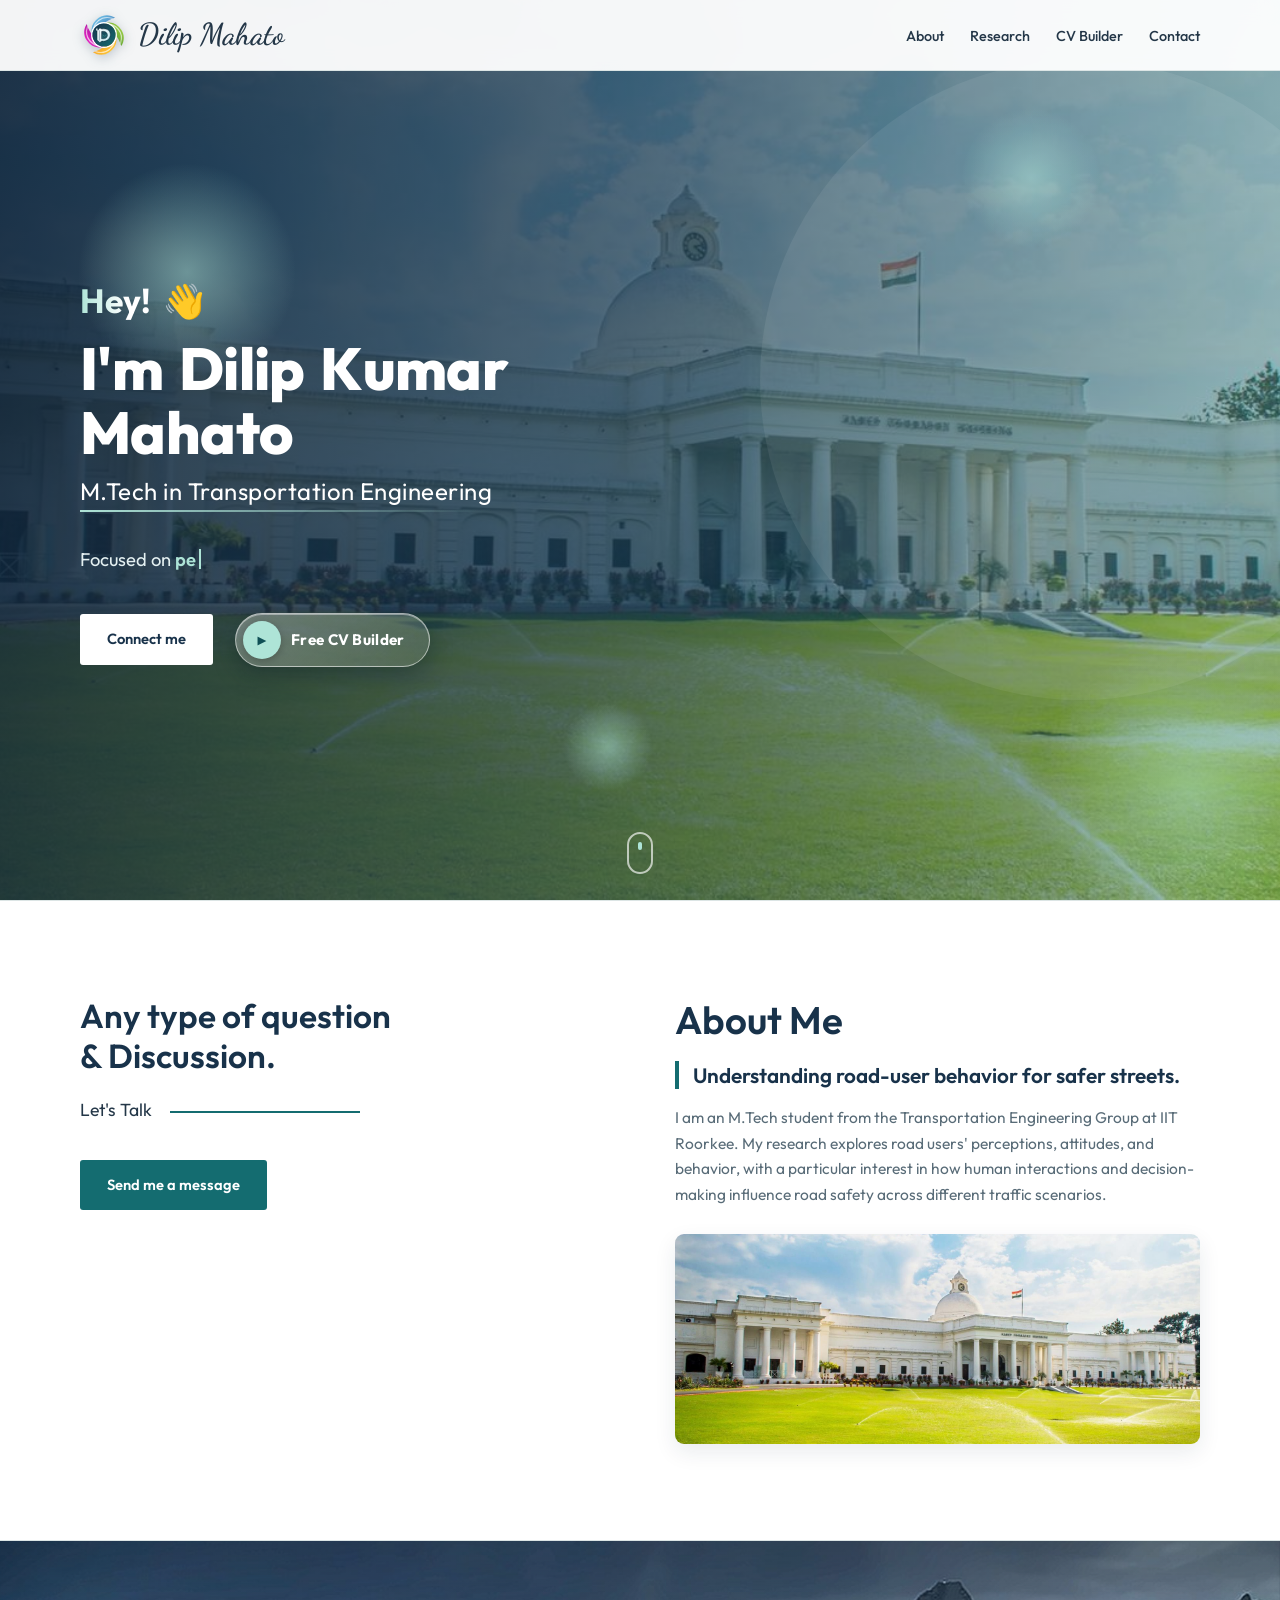
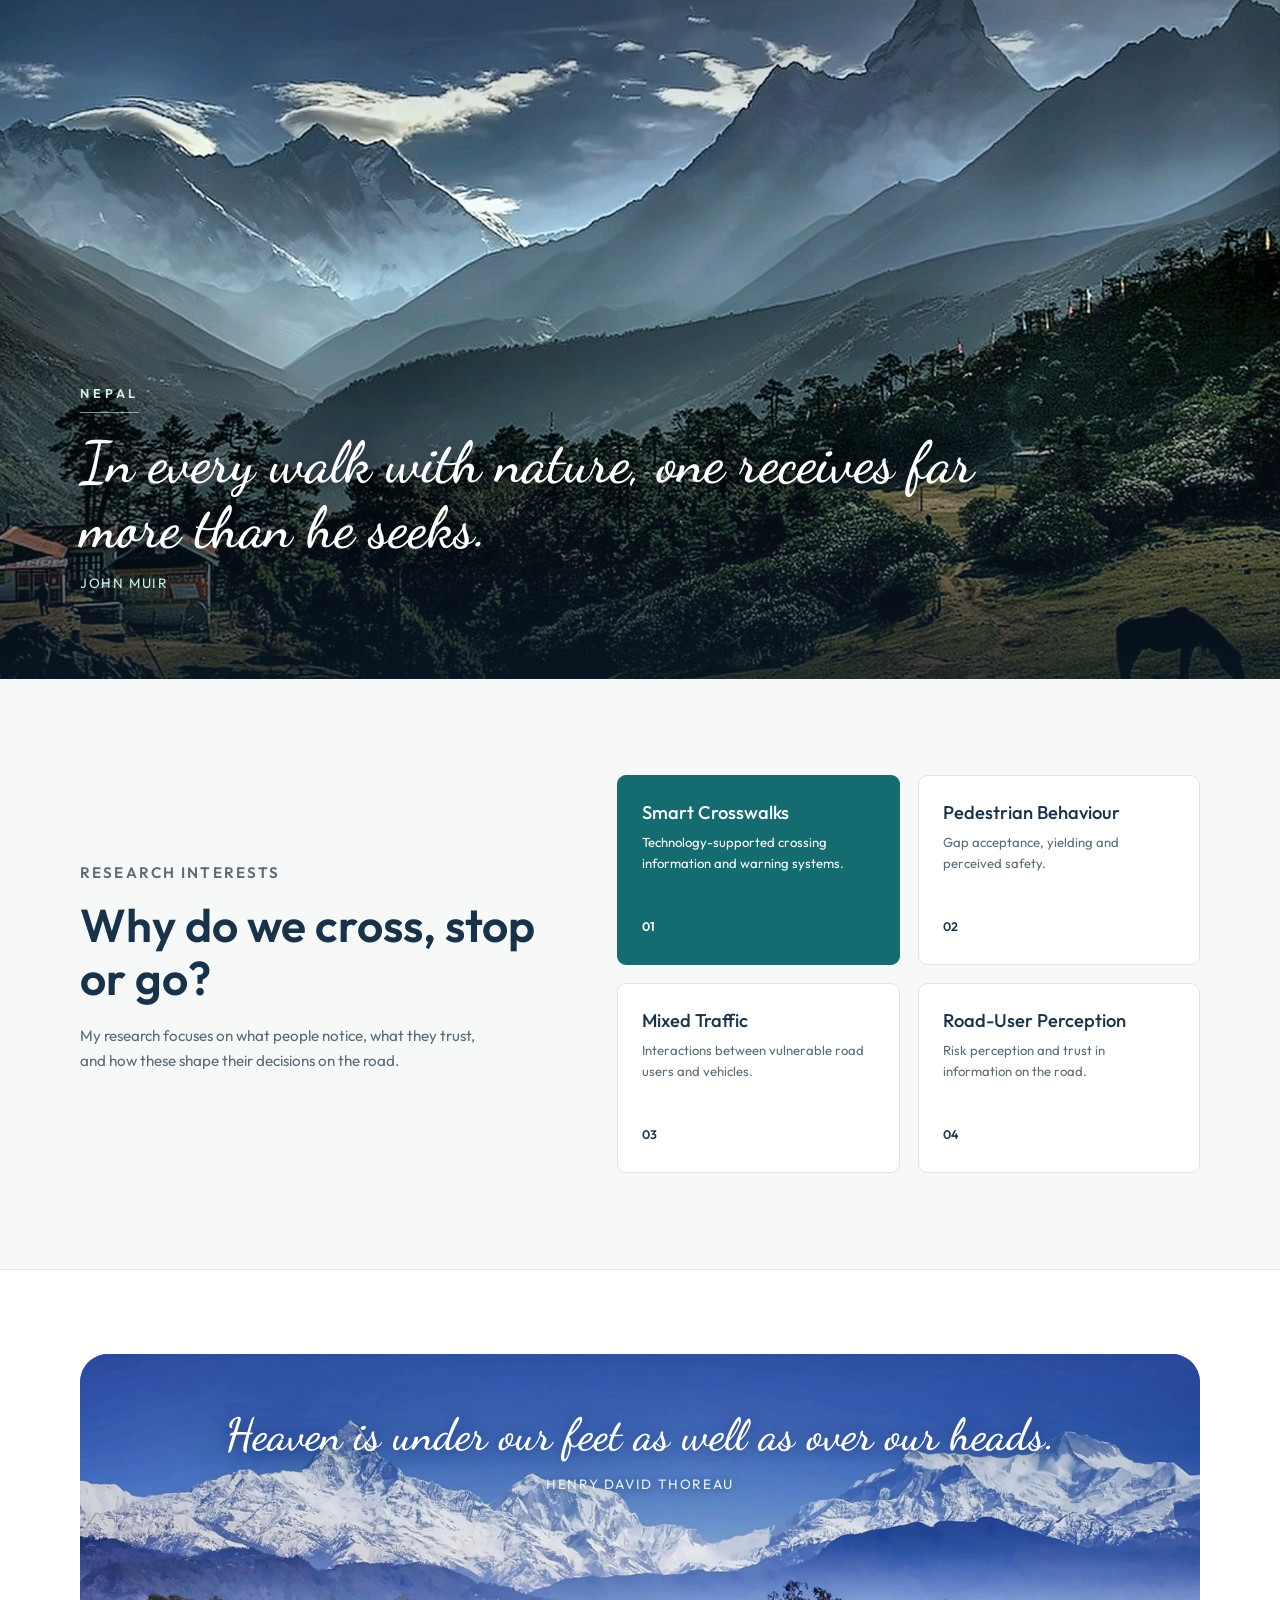
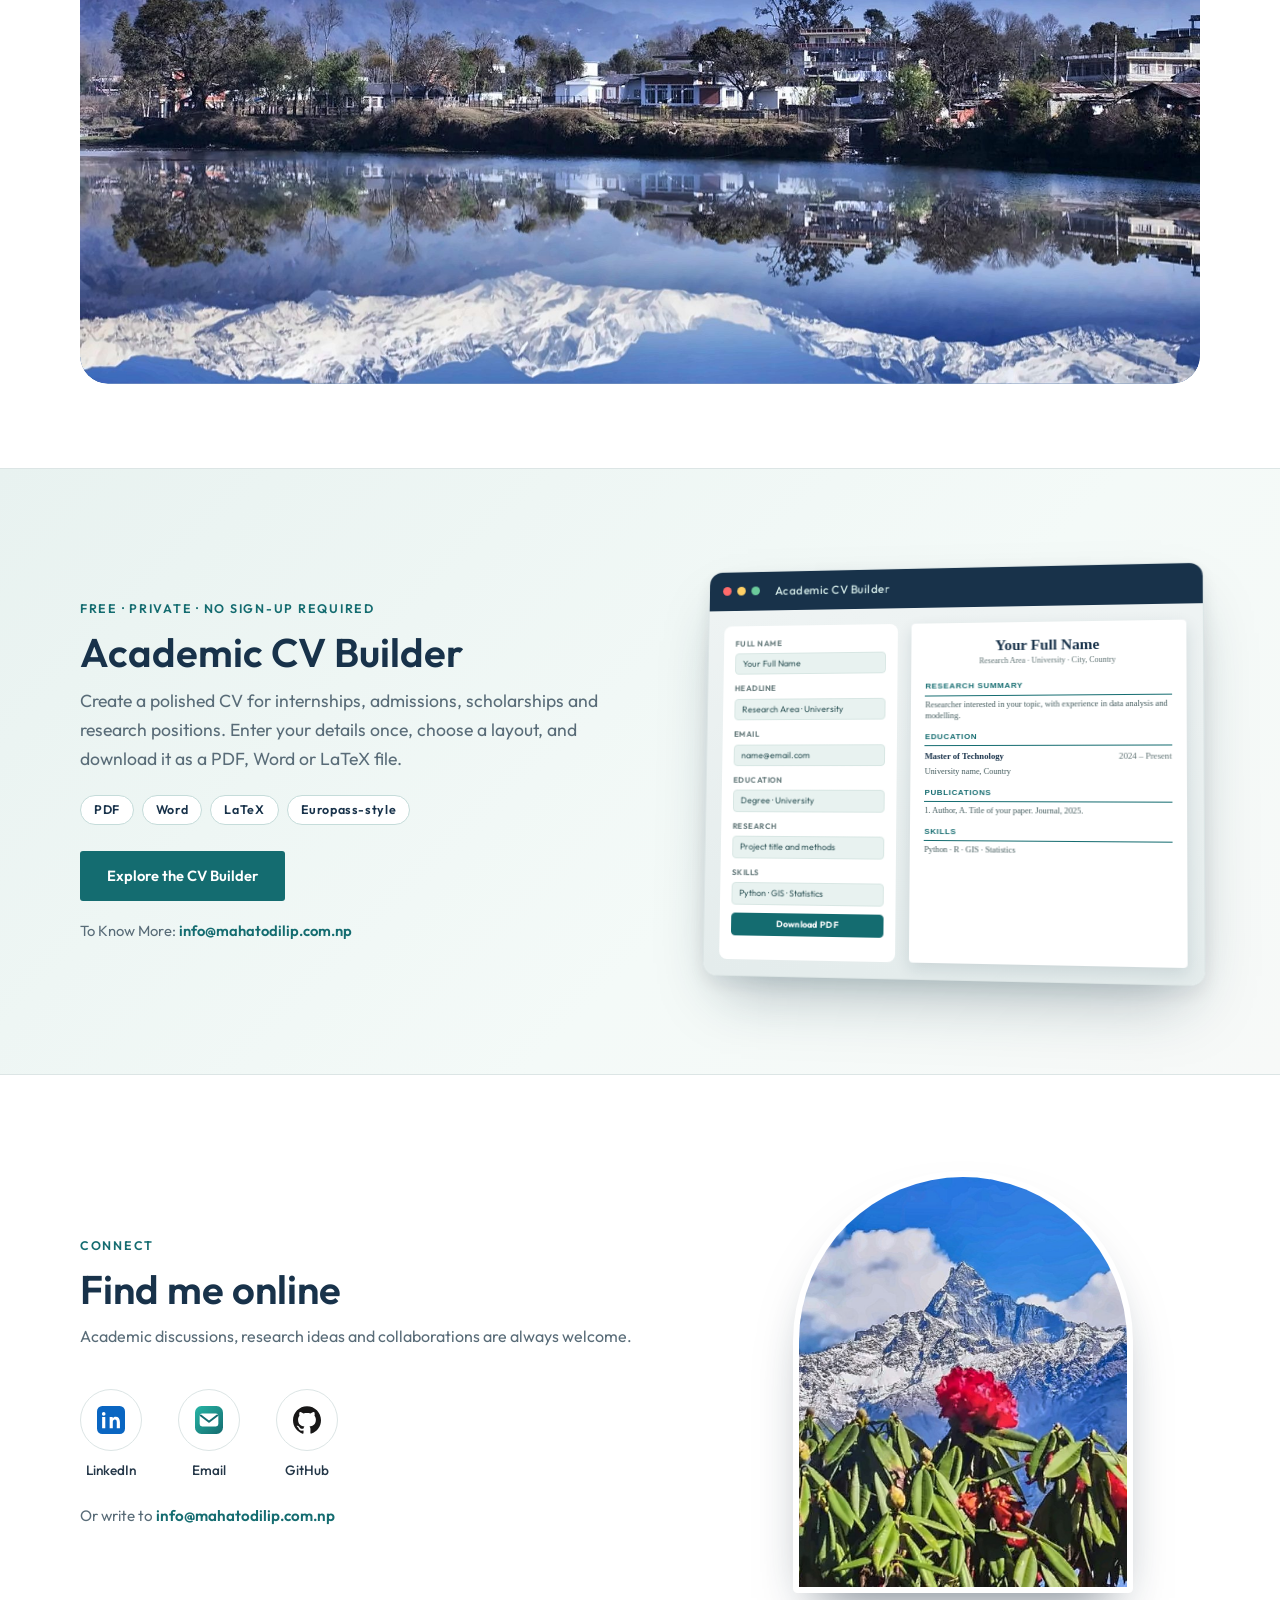
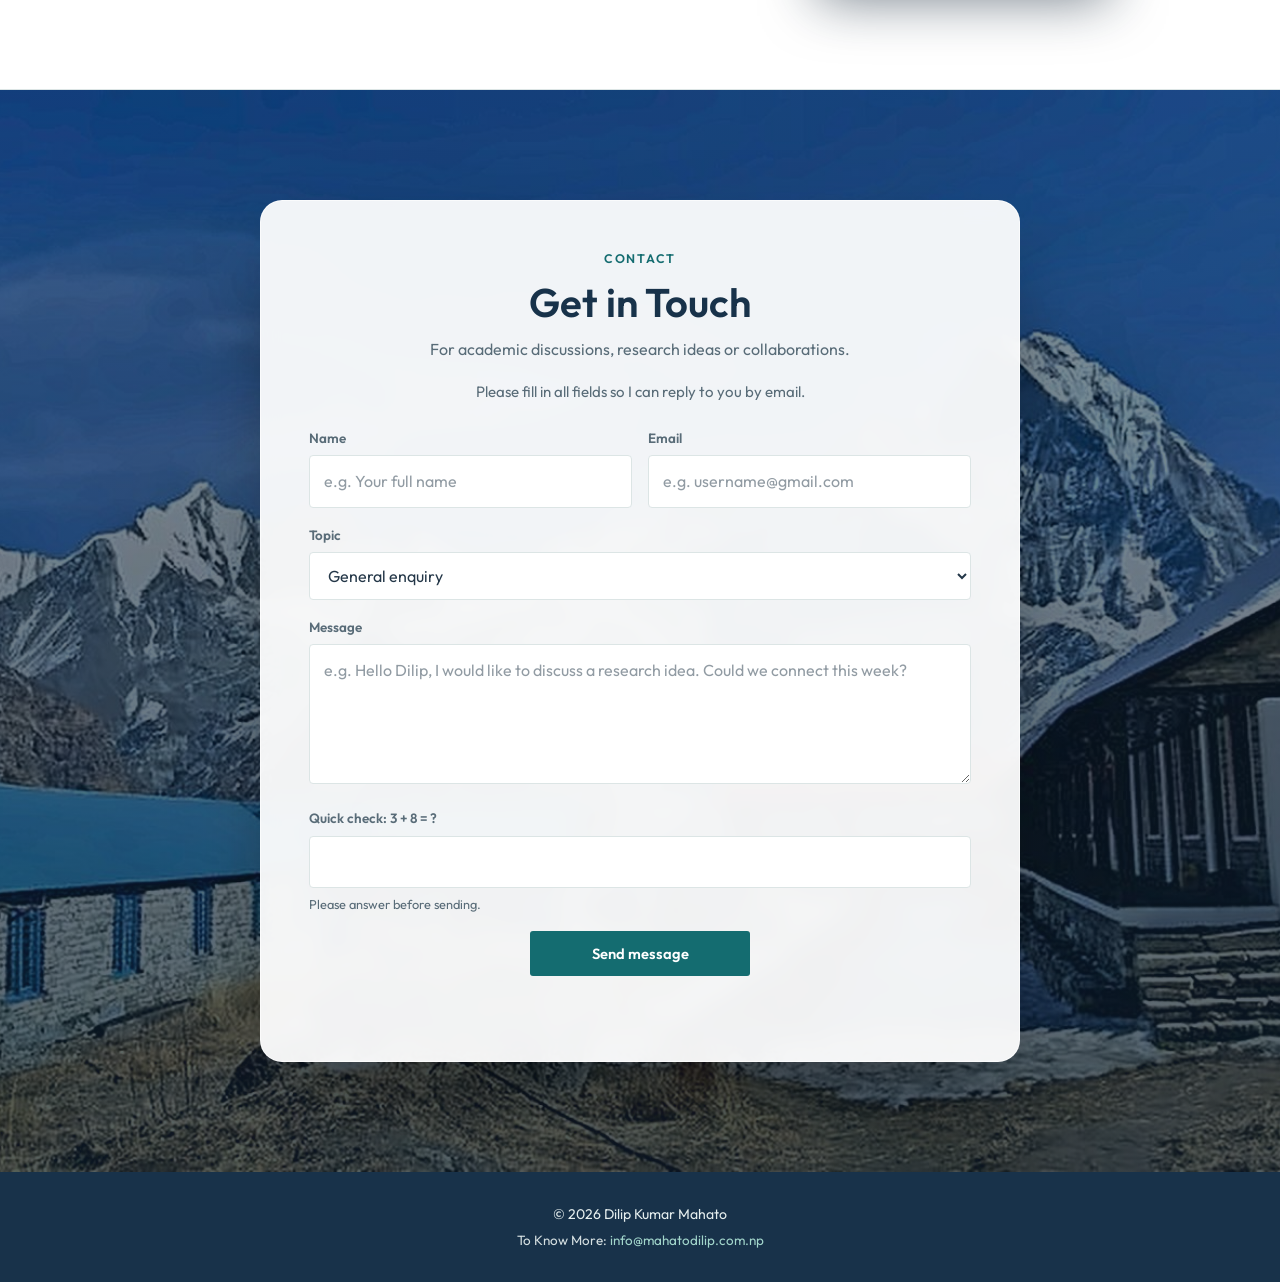
<file: index.html>
<!DOCTYPE html>
<html lang="en">
<head>
<meta charset="UTF-8">
<meta name="site-version" content="2026-11-04-email-only">
<meta name="viewport" content="width=device-width, initial-scale=1.0">
<meta http-equiv="Content-Security-Policy" content="upgrade-insecure-requests">
<title>Dilip Kumar Mahato</title>
<link rel="icon" href="[data-uri]" type="image/svg+xml">
<link rel="icon" href="[data-uri]" sizes="32x32" type="image/png" media="(prefers-color-scheme: light)">
<link rel="icon" href="[data-uri]" sizes="32x32" type="image/png" media="(prefers-color-scheme: dark)">
<link rel="apple-touch-icon" href="[data-uri]">
<meta name="theme-color" content="#18324a" media="(prefers-color-scheme: light)">
<meta name="theme-color" content="#0c1722" media="(prefers-color-scheme: dark)">
<link rel="canonical" href="https://mahatodilip.com.np/">
<meta property="og:url" content="https://mahatodilip.com.np/">
<meta property="og:type" content="website">
<meta property="og:title" content="Dilip Kumar Mahato">
<meta property="og:description" content="M.Tech student in Transportation Engineering at IIT Roorkee.">
<meta name="description" content="Academic portfolio of Dilip Kumar Mahato, M.Tech student in Transportation Engineering at IIT Roorkee.">
<link rel="preconnect" href="https://fonts.googleapis.com">
<link rel="preconnect" href="https://fonts.gstatic.com" crossorigin>
<link href="https://fonts.googleapis.com/css2?family=Outfit:wght@300;400;500;600;700&amp;family=Dancing+Script:wght@600&amp;display=swap" rel="stylesheet">
<script>document.documentElement.classList.add('js');</script>


<style>
:root {
  --campus: url("[data-uri]");
  /* Colours taken from mahatodilip.com.np */
  --bg: #f7f9f8;
  --card: #ffffff;
  --alt: #ffffff;
  --tint: #e8f2f0;
  --soft: #c5dcda;
  --line: #dce5e5;
  --ink: #243748;
  --muted: #596c78;
  --accent: #146c70;
  --accent-dark: #0f5558;
  --navy: #18324a;
  --radius: 9px;
  --shadow: 0 8px 22px rgba(19, 49, 65, .09);
}
* { box-sizing: border-box; margin: 0; padding: 0; }
html { scroll-behavior: smooth; scroll-padding-top: 84px; }
body {
  font-family: 'Outfit', 'Segoe UI', system-ui, -apple-system, Roboto, Arial, sans-serif;
  background: var(--bg);
  color: var(--ink);
  line-height: 1.65;
}
a { color: var(--accent); text-decoration: none; }
a:hover { text-decoration: underline; }
.container { width: min(1120px, 92%); margin-inline: auto; }
section { padding: 96px 0; }
.alt { background: var(--alt); border-top: 1px solid var(--line); border-bottom: 1px solid var(--line); }
h1, h2, h3, h4 { line-height: 1.2; }
.section-title { font-size: clamp(1.8rem, 3.2vw, 2.5rem); font-weight: 600; margin-bottom: 10px; }
.section-sub { color: var(--muted); margin-bottom: 40px; max-width: 620px; }
.eyebrow { color: var(--accent); font-weight: 600; letter-spacing: .14em; text-transform: uppercase; font-size: .78rem; margin-bottom: 8px; }
.rule { display: inline-block; width: 190px; height: 2px; background: var(--accent); vertical-align: middle; margin-left: 14px; }

/* NAV */
header {
  position: fixed; top: 0; left: 0; right: 0; z-index: 50;
  background: rgba(255, 255, 255, .95); backdrop-filter: blur(10px);
  border-bottom: 1px solid var(--line);
}
nav { display: flex; align-items: center; justify-content: space-between; height: 70px; }
.logo { font-family: 'Dancing Script', cursive; font-size: 1.9rem; color: var(--ink); font-weight: 600; }
.logo:hover { text-decoration: none; }
.nav-links { display: flex; gap: 26px; align-items: center; list-style: none; }
.nav-links a { color: var(--ink); font-size: .9rem; font-weight: 500; }
.nav-links a:hover, .nav-links a.active { color: var(--accent); text-decoration: none; }
.menu-btn { display: none; background: var(--card); border: 1px solid var(--line); width: 40px; height: 40px; border-radius: 6px; font-size: 1.1rem; cursor: pointer; color: var(--ink); }
@media (max-width: 900px) {
  .menu-btn { display: inline-block; }
  .nav-links { position: absolute; top: 70px; left: 0; right: 0; flex-direction: column; background: var(--bg); padding: 20px 0; gap: 16px; border-bottom: 1px solid var(--line); display: none; }
  .nav-links.open { display: flex; }
}

/* BUTTONS */
.btn { display: inline-block; padding: 12px 26px; border-radius: 3px; font-weight: 600; font-size: .92rem; cursor: pointer; border: 1px solid transparent; font-family: inherit; transition: transform .2s, background .2s; }
.btn:hover { transform: translateY(-2px); text-decoration: none; }
.btn-primary { background: var(--accent); color: #fff; }
.btn-primary:hover { background: var(--accent-dark); }
.btn-outline { border-color: var(--ink); color: var(--ink); background: transparent; }
.btn-row { display: flex; gap: 22px; flex-wrap: wrap; align-items: center; }
.tour { display: inline-flex; align-items: center; gap: 10px; color: var(--ink); font-weight: 500; font-size: .92rem; }
.tour:hover { text-decoration: none; color: var(--accent); }
.tour i { width: 34px; height: 34px; border: 1px solid var(--accent); border-radius: 50%; display: inline-flex; align-items: center; justify-content: center; font-style: normal; color: var(--accent); font-size: .6rem; }

/* HERO */
.hero { padding: 130px 0 90px; min-height: 100vh; display: flex; align-items: center; background: linear-gradient(130deg, #18324a 0%, #205c64 100%); color: #fff; position: relative; overflow: hidden; }
.hero::after { content: ""; position: absolute; right: -120px; top: 60px; width: 640px; height: 640px; border-radius: 50%; background: rgba(255, 255, 255, .07); z-index: 0; }
.hero-grid { display: grid; grid-template-columns: 1.1fr .9fr; gap: 40px; align-items: center; position: relative; z-index: 1; }
.hello { font-size: 1.1rem; margin-bottom: 14px; }
.hero h1 { font-size: clamp(2.3rem, 5vw, 3.7rem); font-weight: 700; margin-bottom: 12px; }
.hero h2 { font-size: clamp(1.1rem, 2vw, 1.5rem); font-weight: 400; margin-bottom: 16px; }
@media (max-width: 900px) {
  .hero::after { width: 420px; height: 420px; right: -140px; top: 120px; }
  .hero-grid { grid-template-columns: 1fr; text-align: center; }
  .btn-row { justify-content: center; }
}

/* TALK + ABOUT */
.two-col { display: grid; grid-template-columns: 1fr 1fr; gap: 70px; }
@media (max-width: 900px) { .two-col { grid-template-columns: 1fr; gap: 48px; } }
.talk h2 { font-size: clamp(1.6rem, 2.6vw, 2.1rem); font-weight: 600; margin-bottom: 18px; }
.talk .lets { font-size: 1.1rem; margin-bottom: 36px; }
.talk p { font-size: 1.05rem; margin-bottom: 8px; }
.about h2 { font-size: clamp(1.8rem, 3vw, 2.4rem); font-weight: 600; margin-bottom: 18px; }
.about p { color: var(--muted); margin-bottom: 12px; font-size: .97rem; }
.chips { display: flex; flex-wrap: wrap; gap: 8px; margin-top: 14px; }
.chip { background: var(--bg); border: 1px solid var(--line); color: var(--ink); border-radius: 999px; padding: 4px 13px; font-size: .78rem; font-weight: 500; }
.alt .chip { background: var(--card); }

/* FOCUS CARDS */
.focus-grid { display: grid; grid-template-columns: .9fr 1.1fr; gap: 60px; align-items: center; }
@media (max-width: 900px) { .focus-grid { grid-template-columns: 1fr; } }
.focus-text .big { font-size: clamp(2rem, 3.6vw, 2.9rem); font-weight: 600; line-height: 1.15; margin-bottom: 18px; }
.focus-text p { color: var(--muted); margin-bottom: 14px; max-width: 420px; font-size: .95rem; }
.cards-2 { display: grid; grid-template-columns: 1fr 1fr; gap: 18px; }
@media (max-width: 560px) { .cards-2 { grid-template-columns: 1fr; } }
.focus-card { background: var(--card); border: 1px solid var(--line); padding: 26px 24px; border-radius: var(--radius); min-height: 190px; display: flex; flex-direction: column; justify-content: space-between; transition: transform .25s; }
.focus-card:hover { transform: translateY(-5px); }
.focus-card h3 { font-size: 1.15rem; font-weight: 500; margin-bottom: 8px; }
.focus-card p { font-size: .82rem; color: var(--muted); }
.focus-card small { font-weight: 600; font-size: .78rem; }
.focus-card.hot { background: var(--accent); border-color: var(--accent); color: #fff; }
.focus-card.hot p { color: #fff; }

/* GENERIC CARDS */
.grid { display: grid; gap: 22px; }
.grid-3 { grid-template-columns: repeat(auto-fit, minmax(290px, 1fr)); }
.grid-2 { grid-template-columns: repeat(auto-fit, minmax(340px, 1fr)); }
.card { background: var(--card); border: 1px solid var(--line); border-radius: var(--radius); padding: 28px; transition: transform .25s, box-shadow .25s; }
.card:hover { transform: translateY(-4px); box-shadow: var(--shadow); }
.card h3 { font-size: 1.15rem; font-weight: 600; margin-bottom: 8px; }
.card p { color: var(--muted); font-size: .94rem; }
.meta { color: var(--accent); font-size: .76rem; font-weight: 600; letter-spacing: .08em; text-transform: uppercase; display: block; margin-bottom: 8px; }
.read-more { display: inline-block; margin-top: 14px; font-weight: 600; font-size: .9rem; }


/* BLOG */
.date { color: var(--muted); font-size: .8rem; }

/* CONNECT */
.icon-links { display: flex; gap: 14px; flex-wrap: wrap; margin-top: 8px; }
.icon-link, .connect-icon .ic { width: 54px; height: 54px; border-radius: 50%; background: var(--tint); border: 1px solid #d1e4e0; color: var(--accent); display: inline-flex; align-items: center; justify-content: center; transition: background .2s, color .2s, transform .2s; }
.icon-link:hover, .connect-icon:hover .ic { background: var(--accent); color: #fff; transform: translateY(-3px); text-decoration: none; }
.icon-link svg, .connect-icon svg { width: 24px; height: 24px; fill: currentColor; }
.icon-link svg.line, .connect-icon svg.line { fill: none; stroke: currentColor; stroke-width: 1.8; }
.connect-icons { display: flex; flex-wrap: wrap; gap: 28px 36px; }
.connect-icon { display: flex; flex-direction: column; align-items: center; gap: 8px; color: var(--ink); font-size: .85rem; font-weight: 500; }
.connect-icon:hover { text-decoration: none; color: var(--accent); }
.connect-icon em { font-style: normal; }
.connect-icon .ic { width: 62px; height: 62px; }

/* CONTACT */
.contact-grid { align-items: start; display: grid; grid-template-columns: .8fr 1.2fr; gap: 40px; }
@media (max-width: 900px) { .contact-grid { grid-template-columns: 1fr; } }
form { display: grid; gap: 16px; }
.row-2 { display: grid; grid-template-columns: 1fr 1fr; gap: 16px; }
@media (max-width: 560px) { .row-2 { grid-template-columns: 1fr; } }
label { font-size: .84rem; color: var(--muted); font-weight: 600; display: block; margin-bottom: 6px; }
input, textarea, select { width: 100%; background: var(--card); color: var(--ink); border: 1px solid var(--line); border-radius: 4px; padding: 12px 14px; font: inherit; outline: none; transition: border-color .2s; }
input:focus, textarea:focus, select:focus { border-color: var(--accent); }
textarea { min-height: 140px; resize: vertical; }
#formStatus { font-size: .92rem; min-height: 1.4em; }
.ok { color: #2f7d4f; } .err { color: #b3261e; }
.honeypot { position: absolute; left: -9999px; }

footer { background: var(--navy); color: #e5eeee; padding: 28px 0; text-align: center; font-size: .88rem; }
footer a { color: #f3b79c; }
.to-top { position: fixed; right: 22px; bottom: 22px; display: none; z-index: 40; width: 42px; height: 42px; border-radius: 50%; border: none; background: var(--accent); color: #fff; font-size: 1.1rem; cursor: pointer; box-shadow: var(--shadow); }

.js .reveal { opacity: 0; transform: translateY(24px); transition: opacity .7s, transform .7s; }
.js .reveal.show { opacity: 1; transform: none; }
@media (prefers-reduced-motion: reduce) { .js .reveal { opacity: 1; transform: none; transition: none; } html { scroll-behavior: auto; } }
/* Site colours: navy headings, hero on the navy-to-teal gradient */
h1, h2, h3, h4 { color: var(--navy); }
.hero h1, .hero h2, .hello { color: #fff; }
.hero .btn-primary { background: #fff; color: var(--navy); }
.hero .btn-primary:hover { background: #e4f0f1; }
.hero .tour { color: #fff; }
.hero .tour i { border-color: #aee4d7; color: #aee4d7; }
.focus-card.hot h3 { color: #fff; }
.chip, .alt .chip { background: var(--tint); border-color: #d1e4e0; color: #24585b; }
footer a { color: #aee4d7; }
:focus-visible { outline: 3px solid #6abdb6; outline-offset: 4px; }
footer p { margin: 3px 0; }

/* ===== Animated hero over the IIT Roorkee building ===== */
.hero-bg { position: absolute; inset: 0; z-index: 0; background: var(--campus) 55% 40% / cover no-repeat, linear-gradient(130deg, #18324a, #205c64); animation: kenburns 26s ease-in-out infinite alternate; }
.hero-bg::after { content: ""; position: absolute; inset: 0; background: linear-gradient(100deg, rgba(14,36,58,.92) 0%, rgba(24,60,84,.74) 48%, rgba(20,108,112,.42) 100%); }
@keyframes kenburns { from { transform: scale(1.03); } to { transform: scale(1.14) translate(-1.5%, -1%); } }
.orb { position: absolute; z-index: 0; border-radius: 50%; background: radial-gradient(circle, rgba(174,228,215,.5), rgba(174,228,215,0) 70%); animation: drift 14s ease-in-out infinite alternate; pointer-events: none; }
.o1 { width: 220px; height: 220px; left: 6%; top: 18%; }
.o2 { width: 140px; height: 140px; right: 14%; top: 12%; animation-delay: -4s; }
.o3 { width: 300px; height: 300px; right: -60px; bottom: -40px; animation-duration: 18s; }
.o4 { width: 90px; height: 90px; left: 44%; bottom: 12%; animation-delay: -8s; }
@keyframes drift { to { transform: translate(30px, -40px) scale(1.15); } }

.hello { display: flex; align-items: center; gap: 12px; font-size: clamp(1.6rem, 3vw, 2.1rem); font-weight: 700; margin-bottom: 8px; }
.hey { display: inline-block; background: linear-gradient(90deg, #aee4d7, #fff 65%); -webkit-background-clip: text; background-clip: text; color: transparent; animation: heyIn .9s cubic-bezier(.2,.9,.3,1.25) .1s both; }
.wave { display: inline-block; transform-origin: 70% 75%; animation: heyIn .9s cubic-bezier(.2,.9,.3,1.25) .35s both, wave 2.4s ease-in-out 1.5s infinite; }
@keyframes heyIn { from { opacity: 0; transform: translateY(26px) scale(.7); } to { opacity: 1; transform: none; } }
@keyframes wave { 0%, 60%, 100% { transform: rotate(0); } 10% { transform: rotate(16deg); } 20% { transform: rotate(-8deg); } 30% { transform: rotate(16deg); } 40% { transform: rotate(-4deg); } 50% { transform: rotate(10deg); } }

.hero h1 { font-weight: 800; letter-spacing: -.01em; line-height: 1.08; perspective: 700px; }
.hero h1 .word { display: inline-block; white-space: nowrap; margin-right: .26em; }
.hero h1 .ch { display: inline-block; opacity: 0; transform: translateY(.9em) rotateX(-80deg) scale(.8); transform-origin: 50% 100%; animation: chIn .8s cubic-bezier(.2,.85,.2,1) forwards, ripple 4.5s ease-in-out infinite; animation-delay: calc(.5s + var(--i) * 45ms), calc(2.7s + var(--i) * 80ms); }
@keyframes chIn { to { opacity: 1; transform: none; } }
@keyframes ripple { 0%, 18%, 100% { color: #fff; text-shadow: none; } 9% { color: #aee4d7; text-shadow: 0 0 22px rgba(174,228,215,.75); } }

.role { position: relative; display: inline-block; opacity: 0; letter-spacing: .35em; animation: roleIn 1.1s ease 1.7s forwards; }
.role::after { content: ""; position: absolute; left: 0; bottom: -7px; height: 2px; width: 0; background: linear-gradient(90deg, #aee4d7, transparent); animation: lineGrow 1.1s ease 2.5s forwards; }
@keyframes roleIn { to { opacity: 1; letter-spacing: .02em; } }
@keyframes lineGrow { to { width: 100%; } }
.focus-line { margin-top: 24px; font-size: 1.15rem; color: #e4f0f1; opacity: 0; min-height: 1.8em; animation: fadeUp .8s ease 2.4s forwards; }
.typed { color: #aee4d7; font-weight: 600; }
.caret { display: inline-block; width: 2px; height: 1.1em; background: #aee4d7; margin-left: 3px; vertical-align: -.15em; animation: blink 1s steps(1) infinite; }
@keyframes blink { 50% { opacity: 0; } }
.hero .btn-row { margin-top: 34px; opacity: 0; animation: fadeUp .8s ease 2.8s forwards; }
@keyframes fadeUp { from { opacity: 0; transform: translateY(18px); } to { opacity: 1; transform: none; } }


@media (prefers-reduced-motion: reduce) {
  .hero *, .hero-bg { animation: none !important; }
  .hero h1 .ch, .role, .focus-line, .hero .btn-row, .hey, .wave { opacity: 1 !important; transform: none !important; letter-spacing: normal; }
  .role::after { width: 100%; }
}

/* ===== Brand icons ===== */
.icon-link.brand, .connect-icon .ic.brand { background: #fff; border: 1px solid var(--line); }
.icon-link.brand svg, .connect-icon .ic.brand svg { width: 28px; height: 28px; }
.icon-link.brand:hover, .connect-icon:hover .ic.brand { background: #fff; box-shadow: var(--shadow); }



/* ===== Logo mark in nav ===== */
.logo { display: inline-flex; align-items: center; gap: 10px; }
.logo-mark { width: 48px; height: 48px; display: block; transition: transform .6s ease; filter: drop-shadow(0 3px 6px rgba(24,50,74,.25)); }
.logo:hover .logo-mark { transform: scale(1.08); }

/* ===== Hidden sections / items ===== */
[hidden] { display: none !important; }

/* ===== Hero scroll cue ===== */
.scroll-cue { position: absolute; z-index: 2; left: 50%; bottom: 26px; width: 26px; height: 42px; margin-left: -13px; border: 2px solid rgba(255,255,255,.65); border-radius: 14px; opacity: 0; animation: fadeUp .8s ease 3.2s forwards; }
.scroll-cue span { position: absolute; left: 50%; top: 8px; width: 4px; height: 8px; margin-left: -2px; border-radius: 2px; background: #aee4d7; animation: cue 1.8s ease-in-out infinite; }
@keyframes cue { 0% { transform: translateY(0); opacity: 1; } 70% { transform: translateY(14px); opacity: 0; } 100% { opacity: 0; } }

/* ===== Buttons: plain text link ===== */
.text-link { font-weight: 600; font-size: .95rem; color: var(--accent); }
.text-link:hover { color: var(--accent-dark); }

/* ===== About ===== */
.about p.about-lead { font-size: 1.3rem; font-weight: 600; line-height: 1.35; color: var(--navy); border-left: 4px solid var(--accent); padding-left: 14px; margin-bottom: 16px; }
.campus { position: relative; margin-top: 26px; min-height: 210px; border-radius: var(--radius); overflow: hidden; background: var(--campus) 55% 40% / cover no-repeat; box-shadow: var(--shadow); }

/* ===== Quotes (shared) ===== */
blockquote { margin: 0; }
blockquote cite { display: block; font-style: normal; font-size: .85rem; letter-spacing: .12em; text-transform: uppercase; margin-top: 12px; }

/* ===== Photo 1: full-width cinematic band ===== */
.pano { position: relative; min-height: clamp(440px, 82vh, 780px); padding: 0; display: flex; align-items: flex-end; overflow: hidden; background: #13283b; color: #fff; }
.pano-media { position: absolute; left: 0; right: 0; top: -12%; bottom: -12%; transform: translate3d(0, var(--py, 0px), 0); will-change: transform; }
.pano-media img { width: 100%; height: 100%; object-fit: cover; object-position: 50% 30%; display: block; transform-origin: 62% 40%; animation: drift 30s ease-in-out infinite alternate; }
.pano::after { content: ""; position: absolute; inset: 0; pointer-events: none;
  background: linear-gradient(180deg, rgba(10,24,38,.35) 0%, rgba(10,24,38,0) 30%, rgba(10,24,38,0) 48%, rgba(10,24,38,.82) 100%); }
.pano-text { position: relative; z-index: 2; padding-bottom: clamp(40px, 7vw, 84px); }
.pano-tag { display: inline-block; font-size: .8rem; font-weight: 600; letter-spacing: .3em; text-transform: uppercase; color: #cdf3e8; padding-bottom: 8px; border-bottom: 1px solid rgba(205,243,232,.6); margin-bottom: 18px; }
.pano-quote p { font-family: "Dancing Script", cursive; font-weight: 600; font-size: clamp(2rem, 4.6vw, 3.6rem); line-height: 1.12; max-width: 17em; text-shadow: 0 2px 22px rgba(0,0,0,.5); }
.pano-quote cite { color: #cdf3e8; }
@keyframes drift { from { transform: scale(1.04) translate3d(-1.2%, 0, 0); } to { transform: scale(1.15) translate3d(1.4%, -1.2%, 0); } }

/* word-by-word reveal (words are wrapped by js/script.js) */
.js .words .w { display: inline-block; opacity: 0; transform: translateY(.45em); filter: blur(6px); transition: opacity .8s ease, transform .8s cubic-bezier(.2,.8,.2,1), filter .8s ease; transition-delay: calc(var(--d) * 70ms); }
.js .words.show .w { opacity: 1; transform: none; filter: none; }
.js .words cite { opacity: 0; transition: opacity 1s ease 1.2s; }
.js .words.show cite { opacity: 1; }

/* ===== Photo 2: mirror reveal ===== */
.mirror-sec { padding: 84px 0; }
.mirror { position: relative; margin: 0; border-radius: 28px; overflow: hidden; aspect-ratio: 16 / 9; max-height: 640px; width: 100%; background: #2a5b9c; box-shadow: 0 40px 80px -40px rgba(15,34,51,.6); }
.mirror img { position: absolute; inset: 0; width: 100%; height: 100%; object-fit: cover; object-position: 50% 50%; display: block; }
.mirror::after { content: ""; position: absolute; inset: 0; pointer-events: none; background: linear-gradient(180deg, rgba(14,40,80,.38), rgba(14,40,80,0) 34%); }
.mirror-quote { position: absolute; z-index: 2; left: 0; right: 0; top: clamp(18px, 5vw, 56px); text-align: center; color: #fff; padding: 0 20px; }
.mirror-quote p { font-family: "Dancing Script", cursive; font-weight: 600; font-size: clamp(1.6rem, 3.6vw, 2.8rem); line-height: 1.15; text-shadow: 0 2px 16px rgba(10,30,70,.55); }
.mirror-quote cite { color: #eaf4ff; text-shadow: 0 1px 8px rgba(10,30,70,.6); }
.js .mirror { clip-path: inset(0 50% 0 50% round 28px); transition: clip-path 1.6s cubic-bezier(.65,0,.25,1); }
.js .mirror img { transform: scale(1.18); transition: transform 2.6s cubic-bezier(.2,.8,.2,1); }
.js .mirror .mirror-quote { opacity: 0; transform: translateY(14px); transition: opacity 1s ease 1.2s, transform 1s ease 1.2s; }
.js .mirror.show { clip-path: inset(0 0 0 0 round 28px); }
.js .mirror.show img { transform: scale(1); }
.js .mirror.show .mirror-quote { opacity: 1; transform: none; }

/* ===== CV Builder teaser / tools ===== */
.tool { background: linear-gradient(135deg, var(--tint), #f4faf8 60%, var(--bg)); }
.tool-grid { display: grid; grid-template-columns: 1.05fr .95fr; gap: 64px; align-items: center; }
@media (max-width: 900px) { .tool-grid { grid-template-columns: 1fr; gap: 44px; } }
.tool-lead { font-size: 1.1rem; color: var(--muted); max-width: 520px; margin-bottom: 22px; }
.formats { display: flex; flex-wrap: wrap; gap: 8px; margin-bottom: 26px; }
.formats span { border: 1px solid var(--soft); background: #fff; color: var(--navy); font-size: .78rem; font-weight: 600; letter-spacing: .05em; padding: 4px 13px; border-radius: 999px; }
.tool-visual { display: block; perspective: 1200px; }
.tool-visual:hover { text-decoration: none; }
.mock { background: #fff; border: 1px solid var(--line); border-radius: 14px; box-shadow: 0 30px 60px -20px rgba(19,49,65,.35), 0 8px 20px rgba(19,49,65,.08); transform: rotateY(-7deg) rotateX(3deg); transition: transform .5s ease; overflow: hidden; }
.tool-visual:hover .mock { transform: rotateY(0) rotateX(0) translateY(-4px); }
.mock-bar { display: flex; align-items: center; gap: 6px; padding: 10px 14px; background: var(--navy); }
.mock-bar i { width: 9px; height: 9px; border-radius: 50%; }
.mock-bar i:nth-child(1) { background: #ff6b6b; } .mock-bar i:nth-child(2) { background: #ffd166; } .mock-bar i:nth-child(3) { background: #6bcb9b; }
.mock-bar b { margin-left: 10px; color: #cfe6e4; font-size: .74rem; font-weight: 500; letter-spacing: .04em; }
.mock-body { display: grid; grid-template-columns: .8fr 1.2fr; gap: 14px; padding: 16px; background: linear-gradient(180deg, #eef3f3, #e4ecec); }
.mock-form { display: grid; align-content: start; gap: 10px; padding: 12px; background: #fff; border-radius: 8px; }
.mock-form u { display: block; height: 14px; border-radius: 4px; background: var(--tint); border: 1px solid #d7e6e3; text-decoration: none; }
.mock-page { background: #fff; border-radius: 4px; padding: 16px 16px 20px; box-shadow: 0 6px 16px rgba(19,49,65,.12); aspect-ratio: 1 / 1.25; display: flex; flex-direction: column; gap: 7px; }
.mp-name { height: 12px; width: 58%; background: var(--navy); border-radius: 3px; margin: 0 auto; }
.mp-sub { height: 6px; width: 40%; background: var(--soft); border-radius: 3px; margin: 0 auto 8px; }
.mp-h { height: 7px; width: 34%; background: var(--accent); border-radius: 3px; margin-top: 6px; }
.mp-l { height: 5px; width: 100%; background: #d9e3e3; border-radius: 3px; }
.mock-page .w80 { width: 80%; } .mock-page .w60 { width: 60%; } .mock-page .w40 { width: 40%; }
.mock-form .w80 { margin-right: 20%; } .mock-form .w60 { margin-right: 40%; } .mock-form .w40 { margin-right: 60%; }
@media (max-width: 560px) { .mock-body { grid-template-columns: 1fr; } .mock-form { display: none; } }

/* ===== Photo 3: rhododendron arch beside the connect icons ===== */
.connect-split { display: grid; grid-template-columns: minmax(0, 1.2fr) minmax(0, 1fr); gap: clamp(28px, 6vw, 80px); align-items: center; }
.bloom { position: relative; margin: 0; justify-self: center; width: min(100%, 340px); }
.bloom .arch { border-radius: 999px 999px 26px 26px; overflow: hidden; border: 6px solid #fff; background: #fff; box-shadow: 0 30px 55px -25px rgba(15,34,51,.6); animation: bob 8s ease-in-out infinite; transform: perspective(900px) rotateX(var(--rx, 0deg)) rotateY(var(--ry, 0deg)); transition: transform .35s ease; }
.bloom .arch img { width: 100%; height: auto; aspect-ratio: 4 / 5; object-fit: cover; object-position: 50% 45%; display: block; transition: transform 1.2s cubic-bezier(.2,.8,.2,1); }
.bloom .arch:hover img { transform: scale(1.06); }
@keyframes bob { 0%, 100% { translate: 0 0; } 50% { translate: 0 -12px; } }
.petal { position: absolute; z-index: 3; width: 14px; height: 20px; border-radius: 80% 0 80% 0; background: linear-gradient(135deg, #f0486a, #c4163f); opacity: 0; pointer-events: none; animation: petal 9s linear infinite; }
.petal.p1 { left: 8%;  top: -6%; }
.petal.p2 { left: 34%; top: -10%; animation-delay: 2.2s; width: 11px; height: 16px; }
.petal.p3 { left: 62%; top: -4%; animation-delay: 4.1s; }
.petal.p4 { left: 82%; top: -9%; animation-delay: 6s; width: 12px; height: 17px; }
.petal.p5 { left: 48%; top: -12%; animation-delay: 7.4s; width: 10px; height: 14px; }
@keyframes petal { 0% { transform: translate3d(0, 0, 0) rotate(0); opacity: 0; } 10% { opacity: .9; } 50% { transform: translate3d(30px, 190px, 0) rotate(160deg); } 90% { opacity: .8; } 100% { transform: translate3d(-24px, 380px, 0) rotate(320deg); opacity: 0; } }
.js .rise { opacity: 0; transform: translateY(60px) scale(.94); transition: opacity 1s ease, transform 1.2s cubic-bezier(.2,.8,.2,1); }
.js .rise.show { opacity: 1; transform: none; }

/* ===== Photo 4: contact over a slow-zooming backdrop ===== */
.contact-photo { position: relative; overflow: hidden; padding: 110px 0; background: #16324a; }
.contact-bg { position: absolute; inset: 0; }
.contact-bg img { width: 100%; height: 100%; object-fit: cover; object-position: 55% 35%; display: block; animation: slowzoom 34s ease-in-out infinite alternate; }
.contact-bg::after { content: ""; position: absolute; inset: 0; background: linear-gradient(180deg, rgba(12,30,48,.45), rgba(12,30,48,.7)); }
@keyframes slowzoom { from { transform: scale(1.02); } to { transform: scale(1.14) translate3d(-1%, 1%, 0); } }
.contact-wrap { position: relative; z-index: 1; max-width: 760px; }
.contact-card { background: rgba(255,255,255,.94); backdrop-filter: blur(10px); -webkit-backdrop-filter: blur(10px); border: 1px solid rgba(255,255,255,.7); border-radius: 22px; padding: clamp(26px, 5vw, 48px); box-shadow: 0 40px 80px -30px rgba(0,0,0,.55); text-align: center; }
.contact-card .section-sub { margin-inline: auto; margin-bottom: 28px; }
.contact-card form { text-align: left; }
.contact-card form .btn { justify-self: center; min-width: 220px; }

/* ===== FAQ (tools page) ===== */
.faq-wrap { max-width: 820px; margin: 0 auto; }
.faq { background: #fff; border: 1px solid var(--line); border-radius: var(--radius); margin-bottom: 10px; transition: box-shadow .2s, border-color .2s; }
.faq[open] { border-color: var(--soft); box-shadow: var(--shadow); }
.faq summary { cursor: pointer; list-style: none; padding: 15px 52px 15px 20px; font-weight: 600; color: var(--navy); position: relative; }
.faq summary::-webkit-details-marker { display: none; }
.faq summary::after { content: "+"; position: absolute; right: 20px; top: 50%; transform: translateY(-50%); width: 26px; height: 26px; line-height: 24px; text-align: center; border-radius: 50%; background: var(--tint); color: var(--accent); font-size: 1.2rem; }
.faq[open] summary::after { content: "\2212"; background: var(--accent); color: #fff; }
.faq p { padding: 0 20px 18px; color: var(--muted); font-size: .95rem; }

/* ===== Tools page ===== */
.page-hero { position: relative; overflow: hidden; min-height: 86vh; padding: 140px 0 100px; display: flex; align-items: center; color: #fff; background: #16324a; }
.page-hero .contact-bg::after { background: linear-gradient(100deg, rgba(12,30,48,.9) 0%, rgba(12,30,48,.68) 50%, rgba(12,30,48,.25) 100%); }
.page-hero .container { position: relative; z-index: 1; }
.page-hero .eyebrow { color: #aee4d7; }
.page-hero h1 { color: #fff; font-size: clamp(2.4rem, 5.6vw, 4rem); font-weight: 800; line-height: 1.06; margin-bottom: 18px; max-width: 12em; }
.page-hero .lead { font-size: clamp(1.05rem, 1.8vw, 1.25rem); color: #e4f0f1; max-width: 560px; margin-bottom: 28px; }
.page-hero .formats span { background: rgba(255,255,255,.14); color: #fff; border-color: rgba(255,255,255,.45); }
.page-hero .btn-primary { background: #fff; color: var(--navy); }
.page-hero .btn-primary:hover { background: #e4f0f1; }
.page-hero .text-link { color: #aee4d7; }
.page-hero .anim { opacity: 0; animation: fadeUp .9s ease forwards; }
.page-hero .anim:nth-child(2) { animation-delay: .15s; } .page-hero .anim:nth-child(3) { animation-delay: .3s; }
.page-hero .anim:nth-child(4) { animation-delay: .45s; } .page-hero .anim:nth-child(5) { animation-delay: .6s; }
.center { text-align: center; }
.center .section-sub { margin-inline: auto; }
.feature-grid { display: grid; grid-template-columns: repeat(3, 1fr); gap: 22px; }
@media (max-width: 900px) { .feature-grid { grid-template-columns: repeat(2, 1fr); } }
@media (max-width: 560px) { .feature-grid { grid-template-columns: 1fr; } }
.feature { background: #fff; border: 1px solid var(--line); border-radius: 14px; padding: 28px 26px; transition: transform .25s, box-shadow .25s; }
.feature:hover { transform: translateY(-4px); box-shadow: var(--shadow); }
.feature .f-ic { width: 46px; height: 46px; border-radius: 12px; display: flex; align-items: center; justify-content: center; background: linear-gradient(135deg, var(--navy), var(--accent)); margin-bottom: 16px; }
.feature .f-ic svg { width: 24px; height: 24px; fill: none; stroke: #fff; stroke-width: 1.8; stroke-linecap: round; stroke-linejoin: round; }
.feature h3 { font-size: 1.12rem; font-weight: 600; margin-bottom: 6px; }
.feature p { color: var(--muted); font-size: .94rem; }
.steps3 { list-style: none; display: grid; grid-template-columns: repeat(3, 1fr); gap: 26px; counter-reset: s; }
@media (max-width: 800px) { .steps3 { grid-template-columns: 1fr; } }
.steps3 li { position: relative; padding: 30px 26px 26px; border-radius: 14px; background: var(--bg); border: 1px solid var(--line); }
.steps3 .step-n { display: flex; align-items: center; justify-content: center; width: 46px; height: 46px; border-radius: 50%; background: linear-gradient(135deg, var(--navy), var(--accent)); color: #fff; font-weight: 700; font-size: 1.1rem; margin-bottom: 14px; box-shadow: 0 8px 18px rgba(20,108,112,.3); }
.steps3 h3 { font-size: 1.15rem; font-weight: 600; margin-bottom: 6px; }
.steps3 p { color: var(--muted); font-size: .94rem; }
.cta-band { background: linear-gradient(130deg, var(--navy), var(--accent)); color: #fff; text-align: center; padding: 80px 0; }
.cta-band h2 { color: #fff; font-size: clamp(1.7rem, 3.4vw, 2.4rem); font-weight: 600; margin-bottom: 10px; }
.cta-band p { color: #e4f0f1; margin-bottom: 26px; }
.cta-band .btn-primary { background: #fff; color: var(--navy); }
.cta-band .btn-row { justify-content: center; }

@media (max-width: 900px) {
  .connect-split { grid-template-columns: 1fr; }
  .bloom { width: min(100%, 300px); }
  .pano { min-height: 72vh; }
  .mirror { aspect-ratio: 4 / 3; }
  .mirror-sec { padding: 60px 0; }
  .contact-photo { padding: 80px 0; }
  .page-hero { min-height: 0; padding: 130px 0 80px; text-align: left; }
}
@media (max-width: 560px) { .mirror { aspect-ratio: 3 / 4; } .mirror img { object-position: 42% 50%; } }

/* ===== Respect "reduce motion" ===== */
@media (prefers-reduced-motion: reduce) {
  .pano-media img, .contact-bg img, .bloom .arch, .petal, .scroll-cue span { animation: none; }
  .petal { display: none; }
  .pano-media { transform: none; }
  .js .words .w, .js .words cite { opacity: 1; transform: none; filter: none; transition: none; }
  .js .mirror, .js .mirror.show { clip-path: inset(0 round 28px); transition: none; }
  .js .mirror img, .js .mirror .mirror-quote { transform: none; opacity: 1; transition: none; }
  .js .rise { opacity: 1; transform: none; transition: none; }
  .mock, .tool-visual:hover .mock { transform: none; transition: none; }
  .page-hero .anim, .scroll-cue { opacity: 1; animation: none; }
  .logo:hover .logo-mark { transform: none; }
}
@media (max-width: 900px) { .hello { justify-content: center; } }
@media (max-width: 560px) { .mirror::after { background: linear-gradient(180deg, rgba(14,40,80,.62), rgba(14,40,80,.18) 40%, rgba(14,40,80,0) 55%); } }

/* ===== Contact form: visible example text, note and hint ===== */
.contact-card input::placeholder, .contact-card textarea::placeholder { color: rgba(36, 55, 72, .5); opacity: 1; }
.form-note { color: var(--muted); font-size: .94rem; text-align: center; margin: -10px 0 22px; }
.hint { display: block; margin-top: 6px; color: var(--muted); font-size: .8rem; }
#formStatus.info { color: var(--accent-dark); background: var(--tint); border: 1px solid var(--soft); border-radius: 10px; padding: 12px 14px; }
#formStatus.ok { background: #eaf6ee; border: 1px solid #bfe0c9; border-radius: 10px; padding: 12px 14px; }
#formStatus.err { background: #fdeeed; border: 1px solid #f1c6c3; border-radius: 10px; padding: 12px 14px; }
#formStatus:empty { padding: 0; border: 0; background: none; }

</style>
<style id="ui-polish">
/* Back to top: wider pill with arrow and label */
.to-top{align-items:center;gap:8px;height:48px;width:auto;padding:0 20px 0 15px;border-radius:999px;border:1px solid rgba(255,255,255,.4);background:linear-gradient(135deg,var(--accent),#1f8f86);color:#fff;font-family:inherit;font-size:.92rem;font-weight:600;letter-spacing:.04em;line-height:1;box-shadow:0 10px 24px rgba(15,60,70,.38);transition:transform .2s,box-shadow .2s}
.to-top:hover{transform:translateY(-3px);box-shadow:0 14px 28px rgba(15,60,70,.45)}
.to-top svg{flex:none}
/* Hero "Free CV Builder": shaded button */
.hero .tour{padding:7px 24px 7px 7px;border-radius:999px;background:linear-gradient(135deg,rgba(255,255,255,.30),rgba(255,255,255,.10));border:1px solid rgba(255,255,255,.55);-webkit-backdrop-filter:blur(6px);backdrop-filter:blur(6px);box-shadow:0 8px 22px rgba(8,30,40,.38),inset 0 1px 0 rgba(255,255,255,.4);font-weight:700;font-size:.95rem;letter-spacing:.02em;color:#fff;transition:transform .2s,background .2s,box-shadow .2s}
.hero .tour:hover{transform:translateY(-2px);color:#fff;background:linear-gradient(135deg,rgba(255,255,255,.42),rgba(255,255,255,.18));box-shadow:0 12px 26px rgba(8,30,40,.45),inset 0 1px 0 rgba(255,255,255,.5)}
.hero .tour i{width:38px;height:38px;border:0;background:#aee4d7;color:#0f4f55;font-size:.72rem;box-shadow:0 2px 8px rgba(0,0,0,.25)}
/* CV Builder preview: sample content instead of empty bars */
.mock-form{gap:8px}
.mf{display:flex;flex-direction:column;gap:3px}
.mf small{font-size:.5rem;font-weight:700;letter-spacing:.06em;text-transform:uppercase;color:#6b7f80}
.mf span{display:block;padding:5px 7px;border:1px solid #d7e6e3;border-radius:4px;background:var(--tint);color:#34595c;font-size:.56rem;line-height:1.2;white-space:nowrap;overflow:hidden;text-overflow:ellipsis}
.mf-btn{margin-top:auto}
.mf-btn span{background:var(--accent);border-color:var(--accent);color:#fff;text-align:center;font-weight:700;letter-spacing:.03em}
.mock-page{overflow:hidden;gap:3px;padding:14px 14px 16px;font-family:Georgia,"Times New Roman",serif}
.mp-name{height:auto;width:auto;background:none;border-radius:0;margin:0 auto;font-size:.95rem;font-weight:700;color:var(--navy);text-align:center;line-height:1.15}
.mp-sub{height:auto;width:auto;background:none;border-radius:0;margin:0 0 5px;font-size:.5rem;color:#5d7172;text-align:center;line-height:1.3}
.mp-h{height:auto;width:auto;background:none;border-radius:0;margin-top:5px;padding-bottom:2px;border-bottom:1px solid var(--accent);font-family:Inter,"Segoe UI",Arial,sans-serif;font-size:.5rem;font-weight:700;letter-spacing:.08em;text-transform:uppercase;color:var(--accent)}
.mp-t{margin:0;font-size:.52rem;line-height:1.4;color:#41595b}
.mp-row{display:flex;justify-content:space-between;gap:6px;font-size:.54rem;color:var(--navy)}
.mp-row i{font-style:normal;color:#5d7172;white-space:nowrap}
@media(max-width:560px){.mf span{font-size:.5rem}.mp-t,.mp-row{font-size:.47rem}.mp-name{font-size:.8rem}.mp-sub,.mp-h{font-size:.44rem}}
/* ui-polish end */
/* Email links: same look as the rest of the page */
.connect-mail{margin-top:22px;color:var(--muted);font-size:.95rem}
.connect-mail a,.tool-mail a{font-weight:600;overflow-wrap:anywhere}
.tool-mail{margin:18px 0 0;color:var(--muted);font-size:.92rem}
footer .foot-mail{font-size:.84rem;opacity:.92}
</style>
</head>
<body>
<svg width="0" height="0" style="position:absolute" aria-hidden="true" focusable="false">
  <symbol id="ico-linkedin" viewBox="0 0 24 24">
    <rect width="24" height="24" rx="4.5" fill="#0A66C2"/>
    <path fill="#fff" d="M7.1 9.5H4.4V19h2.7V9.5zM5.75 5.2a1.57 1.57 0 100 3.14 1.57 1.57 0 000-3.14zM19.6 13.6c0-2.6-1.4-4.3-3.6-4.3-1.2 0-2 .6-2.5 1.2h-.05V9.5h-2.6V19h2.7v-5.2c0-1.4.7-2.2 1.8-2.2 1 0 1.6.7 1.6 2.1V19h2.7v-5.4z"/>
  </symbol>
  <symbol id="ico-gmail" viewBox="0 0 48 48">
    <path fill="#4caf50" d="M45 16.2l-5 2.75-5 4.75L35 40h7c1.657 0 3-1.343 3-3V16.2z"/>
    <path fill="#1e88e5" d="M3 16.2l3.614 1.71L13 23.7V40H6c-1.657 0-3-1.343-3-3V16.2z"/>
    <polygon fill="#e53935" points="35,11.2 24,19.45 13,11.2 12,17 13,23.7 24,31.95 35,23.7 36,17"/>
    <path fill="#c62828" d="M3 12.298V16.2l10 7.5V11.2L9.876 8.859C9.132 8.301 8.228 8 7.298 8 4.924 8 3 9.924 3 12.298z"/>
    <path fill="#fbc02d" d="M45 12.298V16.2l-10 7.5V11.2l3.124-2.341C38.868 8.301 39.772 8 40.702 8 43.076 8 45 9.924 45 12.298z"/>
  </symbol>
  <symbol id="ico-mail" viewBox="0 0 24 24"><defs><linearGradient id="mailg" x1="0" y1="0" x2="1" y2="1"><stop offset="0" stop-color="#27b5a5"/><stop offset="1" stop-color="#146c70"/></linearGradient></defs><rect width="24" height="24" rx="5.5" fill="url(#mailg)"/><rect x="4" y="6.4" width="16" height="11.2" rx="2.1" fill="#fff"/><path d="M5 8.1l7 5.4 7-5.4" fill="none" stroke="#146c70" stroke-width="1.7" stroke-linecap="round" stroke-linejoin="round"/></symbol>
  <symbol id="ico-phone" viewBox="0 0 24 24">
    <path fill="#1976d2" d="M6.62 10.79a15.05 15.05 0 006.59 6.59l2.2-2.2a1 1 0 011.02-.24 11.36 11.36 0 003.58.57 1 1 0 011 1V20a1 1 0 01-1 1A17 17 0 013 4a1 1 0 011-1h3.5a1 1 0 011 1c0 1.25.2 2.45.57 3.57a1 1 0 01-.25 1.02l-2.2 2.2z"/>
  </symbol>
  <symbol id="ico-github" viewBox="0 0 24 24"><path fill="#181717" d="M12 .297c-6.63 0-12 5.373-12 12 0 5.303 3.438 9.8 8.205 11.385.6.113.82-.258.82-.577 0-.285-.01-1.04-.015-2.04-3.338.724-4.042-1.61-4.042-1.61C4.422 18.07 3.633 17.7 3.633 17.7c-1.087-.744.084-.729.084-.729 1.205.084 1.838 1.236 1.838 1.236 1.07 1.835 2.809 1.305 3.495.998.108-.776.417-1.305.76-1.605-2.665-.3-5.466-1.332-5.466-5.93 0-1.31.465-2.38 1.235-3.22-.135-.303-.54-1.523.105-3.176 0 0 1.005-.322 3.3 1.23.96-.267 1.98-.399 3-.405 1.02.006 2.04.138 3 .405 2.28-1.552 3.285-1.23 3.285-1.23.645 1.653.24 2.873.12 3.176.765.84 1.23 1.91 1.23 3.22 0 4.61-2.805 5.625-5.475 5.92.42.36.81 1.096.81 2.22 0 1.606-.015 2.896-.015 3.286 0 .315.21.69.825.57C20.565 22.092 24 17.592 24 12.297c0-6.627-5.373-12-12-12"/></symbol>
  <symbol id="ico-scholar" viewBox="0 0 24 24"><path fill="#4285F4" d="M12 3L1 9l11 6 9-4.9V17h2V9L12 3zm-6 9.6v3.8c0 1.7 2.7 3.1 6 3.1s6-1.4 6-3.1v-3.8L12 16l-6-3.4z"/></symbol>
  <symbol id="ico-rg" viewBox="0 0 24 24"><rect width="24" height="24" rx="4.5" fill="#00CCBB"/><text x="12" y="16.3" text-anchor="middle" font-size="11" font-weight="700" fill="#fff" font-family="Arial, sans-serif">RG</text></symbol>
  <symbol id="ico-medium" viewBox="0 0 24 24"><g fill="#12100E"><ellipse cx="7" cy="12" rx="5.5" ry="6.5"/><ellipse cx="16.5" cy="12" rx="2.8" ry="6.2"/><ellipse cx="21.5" cy="12" rx="1.2" ry="5.5"/></g></symbol>
</svg>


<!-- ================= NAV ================= -->
<header>
  <nav class="container">
    <a href="#home" class="logo" aria-label="Dilip Mahato — home"><img src="[data-uri]" alt="" class="logo-mark" width="48" height="48"><span>Dilip Mahato</span></a>
    <ul class="nav-links" id="navLinks">
      <li><a href="#about">About</a></li>
      <li><a href="#research">Research</a></li>
      <li><a href="tools.html">CV Builder</a></li>
      <li id="navBlog" hidden><a href="#blog">Blog</a></li>
      <li><a href="#contact">Contact</a></li>
    </ul>
    <button class="menu-btn" id="menuBtn" aria-label="Menu" aria-controls="navLinks" aria-expanded="false">☰</button>
  </nav>
</header>

<main>
<!-- ================= HERO (IIT Roorkee building) ================= -->
<section class="hero" id="home">
  <div class="hero-bg" aria-hidden="true"></div>
  <span class="orb o1" aria-hidden="true"></span><span class="orb o2" aria-hidden="true"></span>
  <span class="orb o3" aria-hidden="true"></span><span class="orb o4" aria-hidden="true"></span>
  <div class="container">
    <div class="hero-grid">
      <div>
        <p class="hello"><span class="hey">Hey!</span> <span class="wave" aria-hidden="true">👋</span></p>
        <h1 id="heroName" aria-label="I'm Dilip Kumar Mahato">I'm Dilip Kumar Mahato</h1>
        <h2 class="role">M.Tech in Transportation Engineering</h2>
        <p class="focus-line">Focused on <span id="typed" class="typed"></span><span class="caret" aria-hidden="true"></span></p>
        <div class="btn-row">
          <a href="#contact" class="btn btn-primary">Connect me</a>
          <a href="tools.html" class="tour"><i>▶</i> Free CV Builder</a>
        </div>
      </div>
    </div>
  </div>
  <a href="#about" class="scroll-cue" aria-label="Scroll to About"><span></span></a>
</section>

<!-- ================= ABOUT ================= -->
<section id="about" class="alt">
  <div class="container reveal">
    <div class="two-col">
      <div class="talk">
        <h2>Any type of question<br>&amp; Discussion.</h2>
        <p class="lets">Let's Talk <span class="rule"></span></p>
        <a href="#contact" class="btn btn-primary">Send me a message</a>
      </div>

      <div class="about">
        <h2>About Me</h2>
        <p class="about-lead">Understanding road-user behavior for safer streets.</p>
        <p>I am an M.Tech student from the Transportation Engineering Group at IIT Roorkee. My research explores road users' perceptions, attitudes, and behavior, with a particular interest in how human interactions and decision-making influence road safety across different traffic scenarios.</p>
        <figure class="campus" role="img" aria-label="James Thomason Building, IIT Roorkee"></figure>
      </div>
    </div>
  </div>
</section>

<!-- ================= PHOTO 1: full-width cinematic band (parallax + slow drift) ================= -->
<section class="pano" aria-label="Photograph: a mountain valley in Nepal">
  <div class="pano-media" data-px="70" aria-hidden="true">
    <img src="nepal-valley.jpg" alt="" width="1788" height="1188" loading="lazy" decoding="async">
  </div>
  <div class="container pano-text">
    <p class="pano-tag reveal">Nepal</p>
    <blockquote class="pano-quote words">
      <p>In every walk with nature, one receives far more than he seeks.</p>
      <cite>John Muir</cite>
    </blockquote>
  </div>
</section>

<!-- ================= RESEARCH ================= -->
<section id="research">
  <div class="container reveal">
    <div class="focus-grid">
      <div class="focus-text">
        <p class="eyebrow">Research interests</p>
        <h2 class="big">Why do we cross, stop or go?</h2>
        <p>
          My research focuses on what people notice, what they trust, and how these shape their decisions on the road.
        </p>
      </div>
      <div class="cards-2">
        <div class="focus-card hot">
          <div><h3>Smart Crosswalks</h3><p>Technology-supported crossing information and warning systems.</p></div>
          <small>01</small>
        </div>
        <div class="focus-card">
          <div><h3>Pedestrian Behaviour</h3><p>Gap acceptance, yielding and perceived safety.</p></div>
          <small>02</small>
        </div>
        <div class="focus-card">
          <div><h3>Mixed Traffic</h3><p>Interactions between vulnerable road users and vehicles.</p></div>
          <small>03</small>
        </div>
        <div class="focus-card">
          <div><h3>Road-User Perception</h3><p>Risk perception and trust in information on the road.</p></div>
          <small>04</small>
        </div>
      </div>
    </div>
  </div>
</section>

<!-- ================= PHOTO 2: mirror reveal (opens from the centre like still water) ================= -->
<section class="mirror-sec alt" aria-label="Photograph: snow peaks reflected in a calm lake, Nepal">
  <div class="container">
    <figure class="mirror">
      <img src="nepal-lake.jpg" alt="" width="1920" height="1200" loading="lazy" decoding="async">
      <figcaption class="mirror-quote">
        <blockquote>
          <p>Heaven is under our feet as well as over our heads.</p>
          <cite>Henry David Thoreau</cite>
        </blockquote>
      </figcaption>
    </figure>
  </div>
</section>

<!-- ================= TOOLS (teaser; full page is tools.html) ================= -->
<section id="tools" class="tool">
  <div class="container reveal">
    <div class="tool-grid">
      <div class="tool-copy">
        <p class="eyebrow">Free · Private · No sign-up required</p>
        <h2 class="section-title">Academic CV Builder</h2>
        <p class="tool-lead">Create a polished CV for internships, admissions, scholarships and research positions. Enter your details once, choose a layout, and download it as a PDF, Word or LaTeX file.</p>
        <div class="formats" aria-label="Export formats"><span>PDF</span><span>Word</span><span>LaTeX</span><span>Europass-style</span></div>
        <div class="btn-row">
          <a class="btn btn-primary" href="tools.html">Explore the CV Builder</a>
        </div>
        <p class="tool-mail">To Know More: <a href="#contact" data-mail="info" data-mail-text data-subject="To know more about the CV Builder">info</a></p>
      </div>

      <a class="tool-visual" href="tools.html" aria-label="Explore the CV Builder">
        <div class="mock" aria-hidden="true">
          <div class="mock-bar"><i></i><i></i><i></i><b>Academic CV Builder</b></div>
          <div class="mock-body">
            <div class="mock-form">
              <div class="mf"><small>Full name</small><span>Your Full Name</span></div>
              <div class="mf"><small>Headline</small><span>Research Area · University</span></div>
              <div class="mf"><small>Email</small><span>name@email.com</span></div>
              <div class="mf"><small>Education</small><span>Degree · University</span></div>
              <div class="mf"><small>Research</small><span>Project title and methods</span></div>
              <div class="mf"><small>Skills</small><span>Python · GIS · Statistics</span></div>
              <div class="mf mf-btn"><span>Download PDF</span></div>
            </div>
            <div class="mock-page">
              <div class="mp-name">Your Full Name</div>
              <div class="mp-sub">Research Area · University · City, Country</div>
              <div class="mp-h">Research summary</div>
              <p class="mp-t">Researcher interested in your topic, with experience in data analysis and modelling.</p>
              <div class="mp-h">Education</div>
              <div class="mp-row"><b>Master of Technology</b><i>2024 – Present</i></div>
              <p class="mp-t">University name, Country</p>
              <div class="mp-h">Publications</div>
              <p class="mp-t">1. Author, A. Title of your paper. Journal, 2025.</p>
              <div class="mp-h">Skills</div>
              <p class="mp-t">Python · R · GIS · Statistics</p>
            </div>
          </div>
        </div>
      </a>
    </div>
  </div>
</section>

<!-- ================= BLOG (shown only when BLOG_POSTS in js/script.js has entries) ================= -->
<section id="blog" hidden>
  <div class="container reveal">
    <p class="eyebrow">Blog</p>
    <h2 class="section-title">Latest writing</h2>
    <p class="section-sub">Notes on research and transport.</p>
    <div class="grid grid-3" id="blogList"></div>
  </div>
</section>

<!-- ================= CONNECT + PHOTO 3: floating arch with drifting petals ================= -->
<section id="connect" class="alt">
  <div class="container connect-split">
    <div class="connect-copy reveal">
      <p class="eyebrow">Connect</p>
      <h2 class="section-title">Find me online</h2>
      <p class="section-sub">Academic discussions, research ideas and collaborations are always welcome.</p>
      <!-- LinkedIn and the message form are fixed; the other icons are added by js/script.js (LINKS) only when a link is set -->
      <div class="connect-icons" id="connectIcons">
        <a class="connect-icon" href="https://www.linkedin.com/in/mahatodilip07/" target="_blank" rel="noopener" aria-label="LinkedIn"><span class="ic brand"><svg aria-hidden="true"><use href="#ico-linkedin"/></svg></span><em>LinkedIn</em></a>
        <a class="connect-icon" href="#contact" data-mail="info" data-subject="Hello Dilip" aria-label="Email"><span class="ic brand"><svg aria-hidden="true"><use href="#ico-mail"/></svg></span><em>Email</em></a>
      </div>
      <p class="connect-mail">Or write to <a href="#contact" data-mail="info" data-mail-text data-subject="Hello Dilip">info</a></p>
    </div>
    <figure class="bloom rise">
      <span class="petal p1" aria-hidden="true"></span><span class="petal p2" aria-hidden="true"></span><span class="petal p3" aria-hidden="true"></span><span class="petal p4" aria-hidden="true"></span><span class="petal p5" aria-hidden="true"></span>
      <div class="arch tilt"><img src="nepal-rhododendron.jpg" alt="Red rhododendron flowers in front of a snow-capped peak" width="1400" height="1050" loading="lazy" decoding="async"></div>
    </figure>
  </div>
</section>

<!-- ================= CONTACT + PHOTO 4: slow-zooming backdrop ================= -->
<section id="contact" class="contact-photo">
  <div class="contact-bg" aria-hidden="true"><img src="nepal-lodge.jpg" alt="" width="1600" height="1000" loading="lazy" decoding="async"></div>
  <div class="container reveal contact-wrap">
    <div class="contact-card">
      <p class="eyebrow">Contact</p>
      <h2 class="section-title">Get in Touch</h2>
      <p class="section-sub">For academic discussions, research ideas or collaborations.</p>
      <p class="form-note">Please fill in all fields so I can reply to you by email.</p>
      <form id="contactForm" action="https://formsubmit.co/info@mahatodilip.com.np" method="POST" novalidate>
        <input type="hidden" name="_url" value="https://mahatodilip.com.np/">
        <input type="hidden" name="_subject" value="Website message">
        <input type="hidden" name="_template" value="table">
        <input type="text" name="_honey" class="honeypot" tabindex="-1" autocomplete="off" aria-hidden="true">
        <div class="row-2">
          <div><label for="name">Name</label><input id="name" name="name" type="text" placeholder="e.g. Your full name" autocomplete="name" required></div>
          <div><label for="email">Email</label><input id="email" name="email" type="email" placeholder="e.g. username@gmail.com" autocomplete="email" required></div>
        </div>
        <div>
          <label for="topic">Topic</label>
          <select id="topic" name="topic">
            <option>General enquiry</option>
            <option>Research collaboration</option>
            <option>CV Builder feedback</option>
            <option>Other</option>
          </select>
        </div>
        <div><label for="message">Message</label><textarea id="message" name="message" placeholder="e.g. Hello Dilip, I would like to discuss a research idea. Could we connect this week?" required></textarea></div>
        <div><label for="humanCheck" id="humanCheckLabel">Quick check</label><input id="humanCheck" name="humanCheck" type="text" inputmode="numeric" autocomplete="off" required aria-describedby="humanCheckHint"><small id="humanCheckHint" class="hint">Please answer before sending.</small></div>
        <button type="submit" class="btn btn-primary" id="sendBtn">Send message</button>
        <div id="formStatus" role="status" aria-live="polite"></div>
      </form>
    </div>
  </div>
</section>
</main>

<footer>
  <div class="container">
    <p>© <span id="year"></span> Dilip Kumar Mahato</p>
    <p class="foot-mail">To Know More: <a href="#tools" data-mail="info" data-mail-text data-subject="To know more">info</a></p>
  </div>
</footer>

<button class="to-top" id="toTop" aria-label="Back to top"><svg viewBox="0 0 24 24" width="18" height="18" aria-hidden="true"><path d="M12 19V5M5 12l7-7 7 7" fill="none" stroke="currentColor" stroke-width="2.6" stroke-linecap="round" stroke-linejoin="round"/></svg><span>Top</span></button>

<script>
/* ============ EDIT: YOUR LINKS ============
   Icons in "Find Me" appear only for links you fill in, so the page never shows a dead link.
   Keep a link as "" to hide its icon. */
const LINKS = {
  github: "https://github.com/dilly26",   // dilly26 (Dilip Mahato)
  scholar: "",        // e.g. "https://scholar.google.com/citations?user=XXXXXXXX"
  researchgate: "",   // e.g. "https://www.researchgate.net/profile/Your-Name"
  medium: "",         // e.g. "https://medium.com/@yourname"
  phone: ""           // e.g. "tel:+91XXXXXXXXXX"          (makes your number public)
};

/* ============ EDIT: BLOG POSTS ============
   Leave empty and the Blog section stays hidden. Example entry:
   { title: "My first post", date: "12 Jan 2027", summary: "One or two lines.", url: "https://..." } */
const BLOG_POSTS = [];

/* ============ CONTACT: EMAIL ADDRESSES + FORM DELIVERY ============
   The two addresses are assembled here, so they are not written as plain text in the page (this stops most spam programs).
   Every element marked data-mail="contact" or data-mail="info" gets its full address and a mailto link automatically.
   Research collaboration goes only to contact@; every other topic goes only to info@.
   FormSubmit requires each destination to be activated through its confirmation email. */
const MAIL = { contact: ["contact", "mahatodilip.com.np"], info: ["info", "mahatodilip.com.np"] };
const mailAddr = k => MAIL[k].join("@");
document.querySelectorAll("[data-mail]").forEach(el => {
  const addr = mailAddr(el.dataset.mail);
  if (el.tagName === "A") el.href = "mailto:" + addr + (el.dataset.subject ? "?subject=" + encodeURIComponent(el.dataset.subject) : "");
  if (el.hasAttribute("data-mail-text")) el.textContent = addr;
});

/* ---------- Hero: letter-by-letter name ---------- */
(function () {
  const h1 = document.getElementById("heroName");
  const text = h1.textContent.trim();
  h1.textContent = "";
  let i = 0;
  text.split(" ").forEach(w => {
    const word = document.createElement("span");
    word.className = "word";
    word.setAttribute("aria-hidden", "true");
    [...w].forEach(c => {
      const ch = document.createElement("span");
      ch.className = "ch";
      ch.style.setProperty("--i", i++);
      ch.textContent = c;
      word.appendChild(ch);
    });
    h1.appendChild(word);
    i++;
  });
})();

/* ---------- Hero: typed focus line ---------- */
(function () {
  const el = document.getElementById("typed");
  const words = ["pedestrian safety", "road-user behavior", "safer urban mobility"];
  let w = 0, c = 0, del = false;
  function tick() {
    const word = words[w];
    el.textContent = word.slice(0, c);
    if (!del && c < word.length) { c++; setTimeout(tick, 70); }
    else if (!del) { del = true; setTimeout(tick, 1500); }
    else if (c > 0) { c--; setTimeout(tick, 35); }
    else { del = false; w = (w + 1) % words.length; setTimeout(tick, 300); }
  }
  setTimeout(tick, 2300);
})();

/* ---------- Connect icons (only links that are set) ---------- */
(function () {
  const wrap = document.getElementById("connectIcons");
  const defs = [
    ["phone", "Phone", "ico-phone"],
    ["github", "GitHub", "ico-github"], ["scholar", "Scholar", "ico-scholar"],
    ["researchgate", "ResearchGate", "ico-rg"], ["medium", "Medium", "ico-medium"]
  ];
  const title = { github: "dilly26 (Dilip Mahato) on GitHub" };
  defs.forEach(([key, label, icon]) => {
    const url = (LINKS[key] || "").trim();
    if (!url) return;
    const a = document.createElement("a");
    a.className = "connect-icon"; a.href = url; a.setAttribute("aria-label", label); if (title[key]) a.title = title[key];
    if (/^https?:/i.test(url)) { a.target = "_blank"; a.rel = "noopener"; }
    a.innerHTML = '<span class="ic brand"><svg aria-hidden="true"><use href="#' + icon + '"/></svg></span><em>' + label + '</em>';
    wrap.appendChild(a);
  });
})();

/* ---------- Blog (hidden until BLOG_POSTS has entries) ---------- */
(function () {
  if (!BLOG_POSTS.length) return;
  const list = document.getElementById("blogList");
  BLOG_POSTS.forEach(p => {
    const art = document.createElement("article");
    art.className = "card";
    const d = document.createElement("span"); d.className = "date"; d.textContent = p.date || "";
    const h = document.createElement("h3"); h.textContent = p.title; h.style.marginTop = "6px";
    const s = document.createElement("p"); s.textContent = p.summary || "";
    art.append(d, h, s);
    if (p.url) { const a = document.createElement("a"); a.className = "read-more"; a.href = p.url; a.target = "_blank"; a.rel = "noopener"; a.textContent = "Read more →"; art.appendChild(a); }
    list.appendChild(art);
  });
  document.getElementById("blog").hidden = false;
  document.getElementById("navBlog").hidden = false;
})();

/* ---------- Quotes: split into words for the word-by-word reveal ---------- */
document.querySelectorAll(".words p").forEach(p => {
  const words = p.textContent.trim().split(/\s+/);
  p.setAttribute("aria-label", p.textContent.trim());
  p.textContent = "";
  words.forEach((w, i) => {
    const s = document.createElement("span");
    s.className = "w"; s.style.setProperty("--d", i); s.setAttribute("aria-hidden", "true");
    s.textContent = w;
    p.append(s, i < words.length - 1 ? " " : "");
  });
});

/* ---------- Photo motion: scroll parallax + pointer tilt (skipped when reduced motion is on) ---------- */
(function () {
  if (window.matchMedia("(prefers-reduced-motion: reduce)").matches) return;
  const layers = [...document.querySelectorAll("[data-px]")];
  let ticking = false;
  function update() {
    ticking = false;
    const vh = window.innerHeight;
    layers.forEach(el => {
      const r = el.parentElement.getBoundingClientRect();
      if (r.bottom < -100 || r.top > vh + 100) return;
      const p = Math.max(-1, Math.min(1, (r.top + r.height / 2 - vh / 2) / (vh / 2 + r.height / 2)));
      el.style.setProperty("--py", (p * -parseFloat(el.dataset.px)).toFixed(1) + "px");
    });
  }
  function request() { if (!ticking) { ticking = true; requestAnimationFrame(update); } }
  if (layers.length) { window.addEventListener("scroll", request, { passive: true }); window.addEventListener("resize", request); update(); }

  if (window.matchMedia("(hover: hover) and (pointer: fine)").matches) {
    document.querySelectorAll(".tilt").forEach(el => {
      el.addEventListener("pointermove", e => {
        const r = el.getBoundingClientRect();
        el.style.setProperty("--ry", (((e.clientX - r.left) / r.width - 0.5) * 10).toFixed(1) + "deg");
        el.style.setProperty("--rx", ((0.5 - (e.clientY - r.top) / r.height) * 8).toFixed(1) + "deg");
      });
      el.addEventListener("pointerleave", () => { el.style.removeProperty("--rx"); el.style.removeProperty("--ry"); });
    });
  }
})();

/* ---------- Mobile menu ---------- */
const navLinks = document.getElementById("navLinks");
const menuBtn = document.getElementById("menuBtn");
menuBtn.addEventListener("click", () => menuBtn.setAttribute("aria-expanded", navLinks.classList.toggle("open")));
navLinks.querySelectorAll("a").forEach(a => a.addEventListener("click", () => { navLinks.classList.remove("open"); menuBtn.setAttribute("aria-expanded", "false"); }));

/* ---------- Scroll reveal (sections, quotes, photos) ---------- */
const io = new IntersectionObserver(entries => {
  entries.forEach(e => {
    if (e.isIntersecting) {
      e.target.classList.add("show");
      io.unobserve(e.target);
    }
  });
}, { threshold: 0.18 });
document.querySelectorAll(".reveal, .words, .rise").forEach(el => io.observe(el));
// a fully clipped element never counts as visible, so the mirror photo is revealed when its section scrolls in
const mio = new IntersectionObserver(entries => {
  entries.forEach(e => { if (e.isIntersecting) { e.target.querySelector(".mirror").classList.add("show"); mio.unobserve(e.target); } });
}, { threshold: 0.25 });
document.querySelectorAll(".mirror-sec").forEach(el => mio.observe(el));

/* ---------- Active nav link + back to top ---------- */
const sections = [...document.querySelectorAll("section[id]")].filter(s => !s.hidden);
const links = [...navLinks.querySelectorAll("a:not(.nav-cta)")];
const toTop = document.getElementById("toTop");
window.addEventListener("scroll", () => {
  const y = window.scrollY + 120;
  let current = "";
  sections.forEach(s => { if (y >= s.offsetTop) current = s.id; });
  links.forEach(a => a.classList.toggle("active", a.getAttribute("href") === "#" + current));
  toTop.style.display = window.scrollY > 600 ? "inline-flex" : "none";
});
toTop.addEventListener("click", () => window.scrollTo({ top: 0, behavior: "smooth" }));

/* ---------- Contact form ---------- */
const form = document.getElementById('contactForm');
const statusEl = document.getElementById('formStatus');
const sendBtn = document.getElementById('sendBtn');
const topicField = document.getElementById('topic');
const recipientForTopic = topic => mailAddr(String(topic).trim().toLowerCase() === 'research collaboration' ? 'contact' : 'info');
const syncFormRecipient = () => { form.action = 'https://formsubmit.co/' + recipientForTopic(topicField.value); };
topicField.addEventListener('change', syncFormRecipient);
syncFormRecipient();
function setStatus(message, kind, withEmail = false) {
  statusEl.textContent = message;
  statusEl.className = kind === true ? 'ok' : kind === 'info' ? 'info' : 'err';
  if (withEmail) {
    const link = document.createElement('a');
    link.href = 'mailto:' + mailAddr('info');
    link.textContent = mailAddr('info');
    statusEl.append(' ', link, '.');
  }
}

// A successful HTTP response alone does not confirm acceptance or inbox delivery.
function contactResult(ok, result) {
  const message = String(result?.message || result?.error || '');
  if (/activat|confirm (?:your |the )?(?:form|email)|verif(?:y|ication).*(?:form|email)/i.test(message)) return 'activation';
  if (ok && (result?.success === true || result?.success === 'true')) return 'accepted';
  return 'rejected';
}

const DISPOSABLE = ["mailinator.com","guerrillamail.com","guerrillamail.net","sharklasers.com","grr.la","10minutemail.com","10minutemail.net","tempmail.com","temp-mail.org","temp-mail.io","tempmailo.com","tempail.com","yopmail.com","yopmail.net","trashmail.com","trashmail.net","getnada.com","nada.email","dispostable.com","maildrop.cc","throwawaymail.com","fakeinbox.com","mintemail.com","mohmal.com","emailondeck.com","mailnesia.com","spamgourmet.com","burnermail.io","moakt.com","mytemp.email","tmpmail.org","tmpmail.net","discard.email","fakemail.net","inboxkitten.com","mailcatch.com","33mail.com","anonaddy.me","jetable.org","dropmail.me","emailfake.com","crazymailing.com","harakirimail.com","spambox.us","trbvm.com","owlymail.com"];
const isDisposable = d => DISPOSABLE.some(x => d === x || d.endsWith("." + x));

const FORM_OPENED = Date.now();
let checkAnswer;
function refreshHumanCheck(){
  const numbers=new Uint32Array(2);crypto.getRandomValues(numbers);
  const a=2+numbers[0]%8,b=1+numbers[1]%9;checkAnswer=a+b;
  document.getElementById('humanCheckLabel').textContent='Quick check: '+a+' + '+b+' = ?';
  document.getElementById('humanCheck').value='';
}
refreshHumanCheck();
function containsAbuse(text){return /\b(?:fuck(?:ing|er|ers)?|motherfucker|shit|bullshit|asshole|bastard|bitch)\b/i.test(String(text).normalize('NFKC'));}
let submitting = false;
form.addEventListener('submit', async event => {
  event.preventDefault();
  if (submitting) return;
  const fields = new FormData(form);
  if (fields.get('_honey')) return;
  const name = String(fields.get('name') || '').trim();
  const email = String(fields.get('email') || '').trim();
  const topic = String(fields.get('topic') || 'General enquiry');
  const message = String(fields.get('message') || '').trim();
  if (!name || !message || !/^[^\s@<>]+@[^\s@<>]+\.[A-Za-z]{2,}$/.test(email)) {
    setStatus('Please enter your name, a valid email and a message.', false); return;
  }
  if (containsAbuse(name+' '+message)) { setStatus('Please use respectful language and describe your enquiry clearly.', false); return; }
  if (!/^\d+$/.test(String(fields.get('humanCheck')||'').trim()) || Number(fields.get('humanCheck')) !== checkAnswer) { setStatus('Please answer the quick check correctly.', false); document.getElementById('humanCheck').focus(); return; }
  if (isDisposable(email.split('@')[1].toLowerCase())) { setStatus('Please use a permanent email address.', false); return; }
  if (message.length < 15) { setStatus('Please add a little more detail.', false); return; }
  if (message.length > 3000) { setStatus('Please keep your message under 3,000 characters.', false); return; }
  if ((message.match(/https?:\/\/|www\./gi) || []).length > 2) { setStatus('Please include no more than two links.', false); return; }
  if (Date.now() - FORM_OPENED < 4000) { setStatus('Please check your message, then press Send message.', 'info'); return; }
  let last = 0;
  try { last = Number(localStorage.getItem('lastMessageAt') || 0); } catch {}
  if (Date.now() - last < 60000) { setStatus('Please wait a minute before sending another message.', 'info'); return; }

  const payload = new FormData();
  for (const [key, value] of Object.entries({name, email, topic, message,
    _subject: 'Website message: ' + topic + ' (' + name + ')',
    _replyto: email, _template: 'table', _captcha: 'false', _honey: '',
    _url: 'https://mahatodilip.com.np/'
  })) payload.append(key, value);

  submitting = true;
  sendBtn.disabled = true;
  sendBtn.textContent = 'Sending...';
  form.setAttribute('aria-busy', 'true');
  setStatus('', 'info');
  const controller = new AbortController();
  const timeout = setTimeout(() => controller.abort(), 20000);
  try {
    const response = await fetch('https://formsubmit.co/ajax/' + recipientForTopic(topic), {
      method: 'POST', body: payload, headers: {Accept: 'application/json'}, signal: controller.signal
    });
    const result = await response.json().catch(() => ({}));
    const outcome = contactResult(response.ok, result);
    if (outcome === 'accepted') {
      setStatus("Thank you for your response. Your message has been received. We'll address to your query very soon.", true);
      form.reset();
      refreshHumanCheck();
      syncFormRecipient();
      try { localStorage.setItem('lastMessageAt', String(Date.now())); } catch {}
    } else if (outcome === 'activation') {
      setStatus('This form is awaiting activation. Please email me at', 'info', true);
    } else {
      setStatus('Your message could not be confirmed. Please email me at', false, true);
    }
  } catch {
    // Preserve the draft: a timeout does not prove the server rejected the message.
    setStatus('Delivery could not be confirmed. Your message is still here. You can email me at', false, true);
  } finally {
    clearTimeout(timeout);
    submitting = false;
    sendBtn.disabled = false;
    sendBtn.textContent = 'Send message';
    form.removeAttribute('aria-busy');
  }
});


/* ---------- Contact form: plain text only. Emoji are blocked as people type or paste, and removed if a keyboard slips one through ---------- */
(function () {
  let EMOJI;
  try {
    EMOJI = new RegExp("(?:\\p{Extended_Pictographic}|\\p{Regional_Indicator})[\\uFE0F\\u20E3\\p{Emoji_Modifier}]*(?:\\u200D\\p{Extended_Pictographic}[\\uFE0F\\p{Emoji_Modifier}]*)*|[\\uFE0F\\u20E3]", "gu");
  } catch (err) {
    EMOJI = /[\u2600-\u27BF]|[\uD83C-\uD83E][\uDC00-\uDFFF]|[\uFE0F\u20E3]/g;   // older browsers
  }
  const strip = t => String(t || "").replace(EMOJI, "");
  ["name", "email", "message"].forEach(id => {
    const el = document.getElementById(id);
    if (!el) return;
    // 1) Block it before it reaches the box (typing, emoji keyboard, paste, drag and drop)
    el.addEventListener("beforeinput", e => {
      let text = e.data;
      if (text == null && e.dataTransfer) text = e.dataTransfer.getData("text/plain");
      if (!text || strip(text) === text) return;          // nothing to block
      if (!e.cancelable) return;                          // the input event below cleans it up
      e.preventDefault();
      const rest = strip(text);
      if (rest && typeof el.setRangeText === "function") {
        try { el.setRangeText(rest, el.selectionStart, el.selectionEnd, "end"); el.dispatchEvent(new Event("input", { bubbles: true })); } catch (err) {}
      }
    });
    // 2) Safety net: remove anything that still gets in (some phone keyboards cannot be cancelled)
    const clean = () => {
      const v = el.value, c = strip(v);
      if (c === v) return;
      let pos = null;
      try { pos = strip(v.slice(0, el.selectionStart)).length; } catch (err) {}
      el.value = c;
      try { if (pos !== null) el.setSelectionRange(pos, pos); } catch (err) {}
    };
    el.addEventListener("input", clean);
    el.addEventListener("change", clean);
    el.addEventListener("paste", () => setTimeout(clean, 0));
  });
})();

document.getElementById("year").textContent = new Date().getFullYear();

</script>
</body>
</html>
</file>
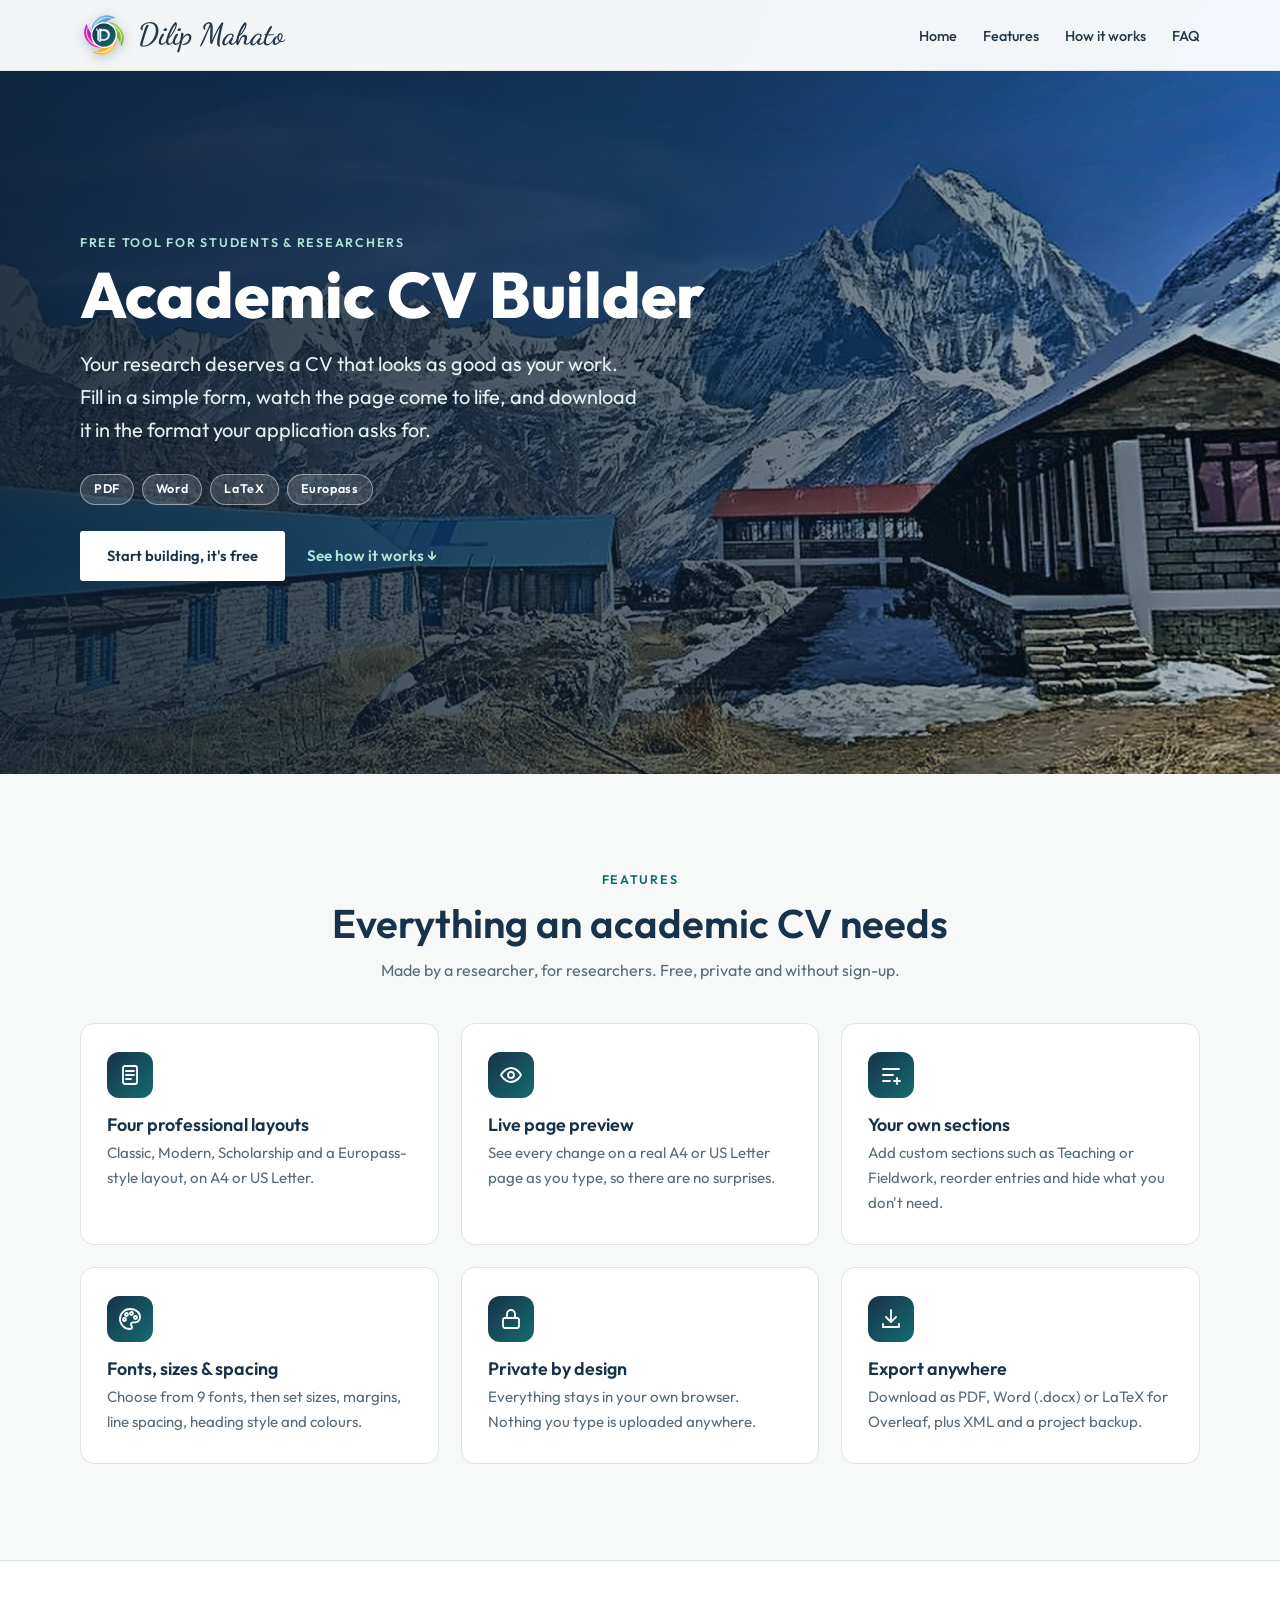
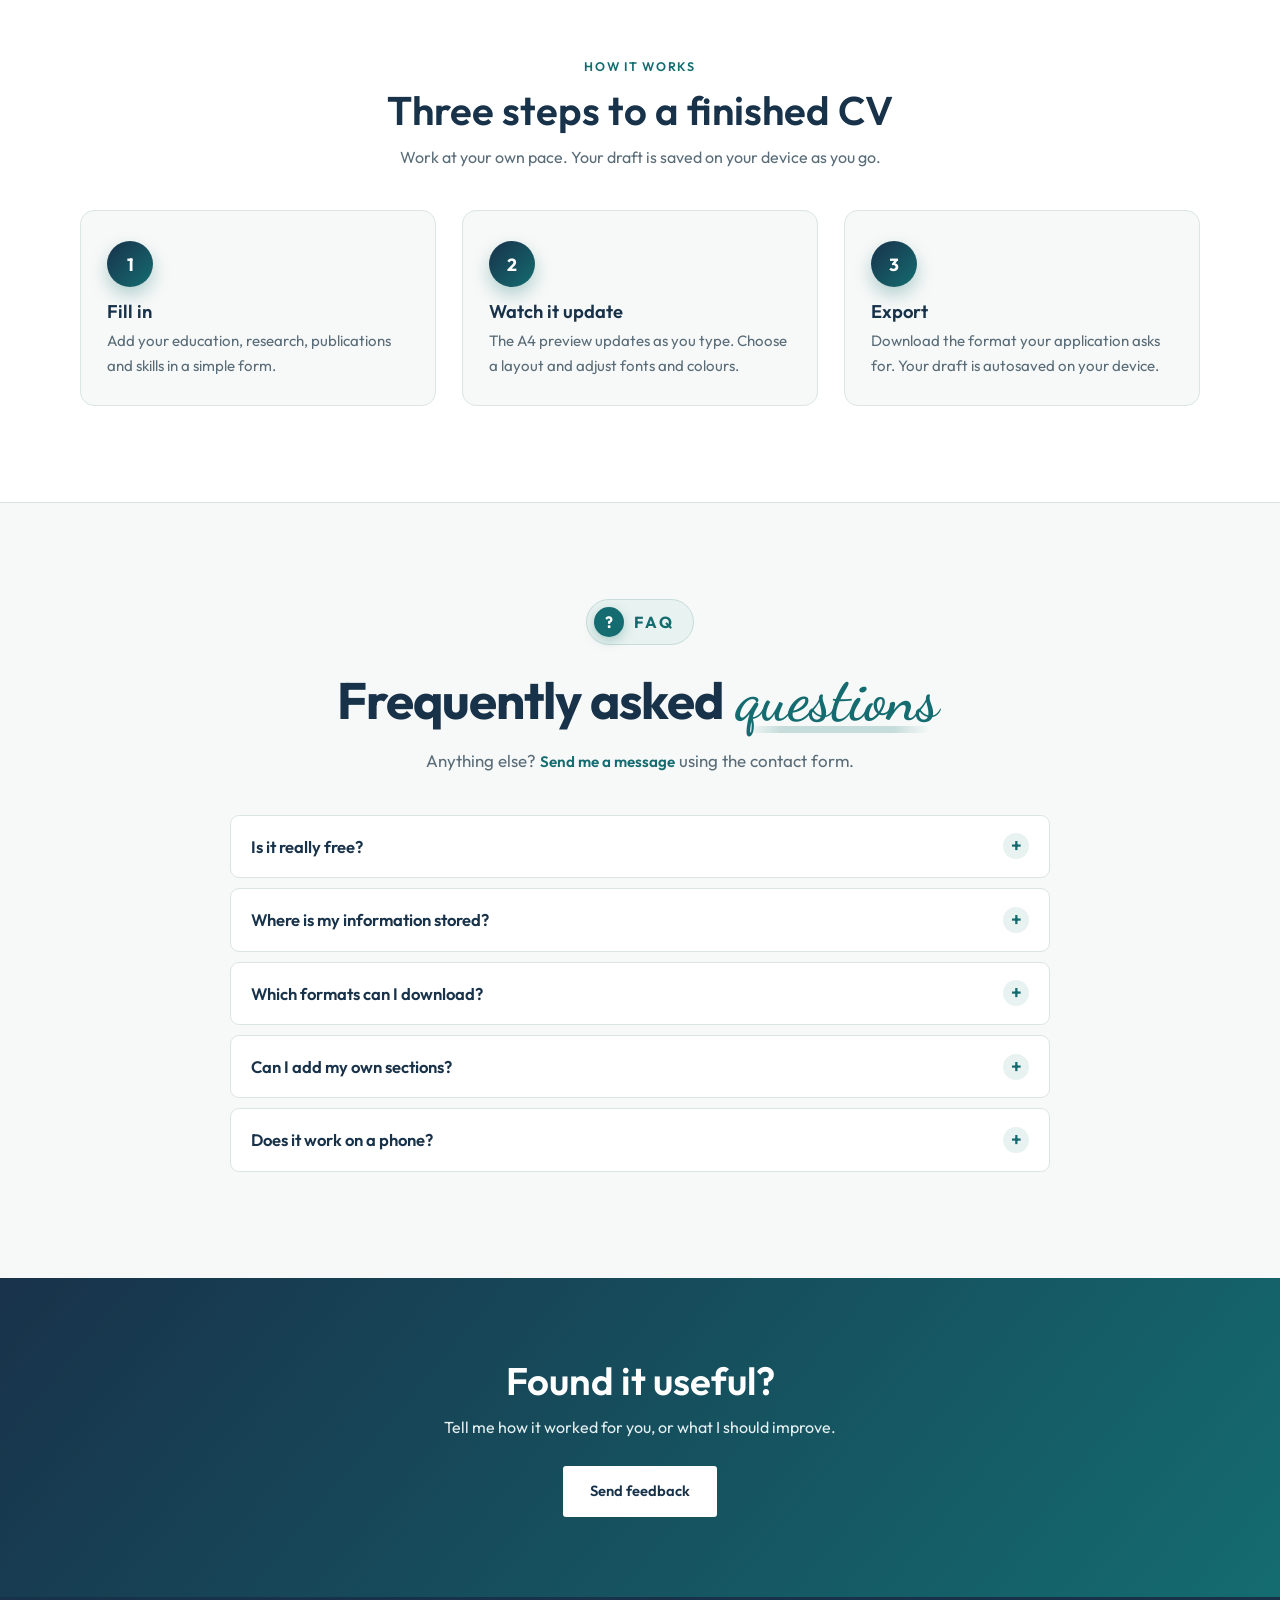
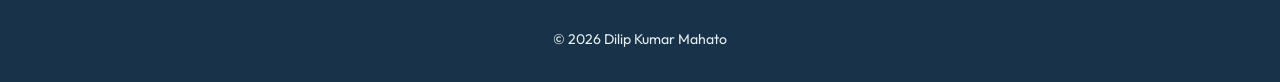
<file: tools.html>
<!DOCTYPE html>
<html lang="en">
<head>
<meta charset="UTF-8">
<meta name="viewport" content="width=device-width, initial-scale=1.0">
<meta http-equiv="Content-Security-Policy" content="upgrade-insecure-requests">
<title>Academic CV Builder | Dilip Mahato</title>
<link rel="canonical" href="https://mahatodilip.com.np/tools.html">
<meta property="og:url" content="https://mahatodilip.com.np/tools.html">
<link rel="icon" href="[data-uri]" type="image/svg+xml">
<link rel="icon" href="[data-uri]" sizes="32x32" type="image/png" media="(prefers-color-scheme: light)">
<link rel="icon" href="[data-uri]" sizes="32x32" type="image/png" media="(prefers-color-scheme: dark)">
<link rel="apple-touch-icon" href="[data-uri]">
<meta name="theme-color" content="#18324a" media="(prefers-color-scheme: light)">
<meta name="theme-color" content="#0c1722" media="(prefers-color-scheme: dark)">
<meta property="og:type" content="website">
<meta property="og:title" content="Free Academic CV Builder">
<meta property="og:description" content="Build a clean, application-ready academic CV in minutes. Free, private, no sign-up.">
<meta name="description" content="A free academic CV builder for PhD, scholarship and research applications. Export to PDF, Word, LaTeX and Europass. Nothing you type leaves your browser.">
<link rel="preconnect" href="https://fonts.googleapis.com">
<link rel="preconnect" href="https://fonts.gstatic.com" crossorigin>
<link href="https://fonts.googleapis.com/css2?family=Outfit:wght@300;400;500;600;700&amp;family=Dancing+Script:wght@600&amp;display=swap" rel="stylesheet">
<script>document.documentElement.classList.add('js');</script>
<style>
:root {
  --campus: url("[data-uri]");
  /* Colours taken from mahatodilip.com.np */
  --bg: #f7f9f8;
  --card: #ffffff;
  --alt: #ffffff;
  --tint: #e8f2f0;
  --soft: #c5dcda;
  --line: #dce5e5;
  --ink: #243748;
  --muted: #596c78;
  --accent: #146c70;
  --accent-dark: #0f5558;
  --navy: #18324a;
  --radius: 9px;
  --shadow: 0 8px 22px rgba(19, 49, 65, .09);
}
* { box-sizing: border-box; margin: 0; padding: 0; }
html { scroll-behavior: smooth; scroll-padding-top: 84px; }
body {
  font-family: 'Outfit', 'Segoe UI', system-ui, -apple-system, Roboto, Arial, sans-serif;
  background: var(--bg);
  color: var(--ink);
  line-height: 1.65;
}
a { color: var(--accent); text-decoration: none; }
a:hover { text-decoration: underline; }
.container { width: min(1120px, 92%); margin-inline: auto; }
section { padding: 96px 0; }
.alt { background: var(--alt); border-top: 1px solid var(--line); border-bottom: 1px solid var(--line); }
h1, h2, h3, h4 { line-height: 1.2; }
.section-title { font-size: clamp(1.8rem, 3.2vw, 2.5rem); font-weight: 600; margin-bottom: 10px; }
.section-sub { color: var(--muted); margin-bottom: 40px; max-width: 620px; }
.eyebrow { color: var(--accent); font-weight: 600; letter-spacing: .14em; text-transform: uppercase; font-size: .78rem; margin-bottom: 8px; }
.rule { display: inline-block; width: 190px; height: 2px; background: var(--accent); vertical-align: middle; margin-left: 14px; }

/* NAV */
header {
  position: fixed; top: 0; left: 0; right: 0; z-index: 50;
  background: rgba(255, 255, 255, .95); backdrop-filter: blur(10px);
  border-bottom: 1px solid var(--line);
}
nav { display: flex; align-items: center; justify-content: space-between; height: 70px; }
.logo { font-family: 'Dancing Script', cursive; font-size: 1.9rem; color: var(--ink); font-weight: 600; }
.logo:hover { text-decoration: none; }
.nav-links { display: flex; gap: 26px; align-items: center; list-style: none; }
.nav-links a { color: var(--ink); font-size: .9rem; font-weight: 500; }
.nav-links a:hover, .nav-links a.active { color: var(--accent); text-decoration: none; }
.menu-btn { display: none; background: var(--card); border: 1px solid var(--line); width: 40px; height: 40px; border-radius: 6px; font-size: 1.1rem; cursor: pointer; color: var(--ink); }
@media (max-width: 900px) {
  .menu-btn { display: inline-block; }
  .nav-links { position: absolute; top: 70px; left: 0; right: 0; flex-direction: column; background: var(--bg); padding: 20px 0; gap: 16px; border-bottom: 1px solid var(--line); display: none; }
  .nav-links.open { display: flex; }
}

/* BUTTONS */
.btn { display: inline-block; padding: 12px 26px; border-radius: 3px; font-weight: 600; font-size: .92rem; cursor: pointer; border: 1px solid transparent; font-family: inherit; transition: transform .2s, background .2s; }
.btn:hover { transform: translateY(-2px); text-decoration: none; }
.btn-primary { background: var(--accent); color: #fff; }
.btn-primary:hover { background: var(--accent-dark); }
.btn-outline { border-color: var(--ink); color: var(--ink); background: transparent; }
.btn-row { display: flex; gap: 22px; flex-wrap: wrap; align-items: center; }
.tour { display: inline-flex; align-items: center; gap: 10px; color: var(--ink); font-weight: 500; font-size: .92rem; }
.tour:hover { text-decoration: none; color: var(--accent); }
.tour i { width: 34px; height: 34px; border: 1px solid var(--accent); border-radius: 50%; display: inline-flex; align-items: center; justify-content: center; font-style: normal; color: var(--accent); font-size: .6rem; }

/* HERO */
.hero { padding: 130px 0 90px; min-height: 100vh; display: flex; align-items: center; background: linear-gradient(130deg, #18324a 0%, #205c64 100%); color: #fff; position: relative; overflow: hidden; }
.hero::after { content: ""; position: absolute; right: -120px; top: 60px; width: 640px; height: 640px; border-radius: 50%; background: rgba(255, 255, 255, .07); z-index: 0; }
.hero-grid { display: grid; grid-template-columns: 1.1fr .9fr; gap: 40px; align-items: center; position: relative; z-index: 1; }
.hello { font-size: 1.1rem; margin-bottom: 14px; }
.hero h1 { font-size: clamp(2.3rem, 5vw, 3.7rem); font-weight: 700; margin-bottom: 12px; }
.hero h2 { font-size: clamp(1.1rem, 2vw, 1.5rem); font-weight: 400; margin-bottom: 16px; }
@media (max-width: 900px) {
  .hero::after { width: 420px; height: 420px; right: -140px; top: 120px; }
  .hero-grid { grid-template-columns: 1fr; text-align: center; }
  .btn-row { justify-content: center; }
}

/* TALK + ABOUT */
.two-col { display: grid; grid-template-columns: 1fr 1fr; gap: 70px; }
@media (max-width: 900px) { .two-col { grid-template-columns: 1fr; gap: 48px; } }
.talk h2 { font-size: clamp(1.6rem, 2.6vw, 2.1rem); font-weight: 600; margin-bottom: 18px; }
.talk .lets { font-size: 1.1rem; margin-bottom: 36px; }
.talk p { font-size: 1.05rem; margin-bottom: 8px; }
.about h2 { font-size: clamp(1.8rem, 3vw, 2.4rem); font-weight: 600; margin-bottom: 18px; }
.about p { color: var(--muted); margin-bottom: 12px; font-size: .97rem; }
.chips { display: flex; flex-wrap: wrap; gap: 8px; margin-top: 14px; }
.chip { background: var(--bg); border: 1px solid var(--line); color: var(--ink); border-radius: 999px; padding: 4px 13px; font-size: .78rem; font-weight: 500; }
.alt .chip { background: var(--card); }

/* FOCUS CARDS */
.focus-grid { display: grid; grid-template-columns: .9fr 1.1fr; gap: 60px; align-items: center; }
@media (max-width: 900px) { .focus-grid { grid-template-columns: 1fr; } }
.focus-text .big { font-size: clamp(2rem, 3.6vw, 2.9rem); font-weight: 600; line-height: 1.15; margin-bottom: 18px; }
.focus-text p { color: var(--muted); margin-bottom: 14px; max-width: 420px; font-size: .95rem; }
.cards-2 { display: grid; grid-template-columns: 1fr 1fr; gap: 18px; }
@media (max-width: 560px) { .cards-2 { grid-template-columns: 1fr; } }
.focus-card { background: var(--card); border: 1px solid var(--line); padding: 26px 24px; border-radius: var(--radius); min-height: 190px; display: flex; flex-direction: column; justify-content: space-between; transition: transform .25s; }
.focus-card:hover { transform: translateY(-5px); }
.focus-card h3 { font-size: 1.15rem; font-weight: 500; margin-bottom: 8px; }
.focus-card p { font-size: .82rem; color: var(--muted); }
.focus-card small { font-weight: 600; font-size: .78rem; }
.focus-card.hot { background: var(--accent); border-color: var(--accent); color: #fff; }
.focus-card.hot p { color: #fff; }

/* GENERIC CARDS */
.grid { display: grid; gap: 22px; }
.grid-3 { grid-template-columns: repeat(auto-fit, minmax(290px, 1fr)); }
.grid-2 { grid-template-columns: repeat(auto-fit, minmax(340px, 1fr)); }
.card { background: var(--card); border: 1px solid var(--line); border-radius: var(--radius); padding: 28px; transition: transform .25s, box-shadow .25s; }
.card:hover { transform: translateY(-4px); box-shadow: var(--shadow); }
.card h3 { font-size: 1.15rem; font-weight: 600; margin-bottom: 8px; }
.card p { color: var(--muted); font-size: .94rem; }
.meta { color: var(--accent); font-size: .76rem; font-weight: 600; letter-spacing: .08em; text-transform: uppercase; display: block; margin-bottom: 8px; }
.read-more { display: inline-block; margin-top: 14px; font-weight: 600; font-size: .9rem; }


/* BLOG */
.date { color: var(--muted); font-size: .8rem; }

/* CONNECT */
.icon-links { display: flex; gap: 14px; flex-wrap: wrap; margin-top: 8px; }
.icon-link, .connect-icon .ic { width: 54px; height: 54px; border-radius: 50%; background: var(--tint); border: 1px solid #d1e4e0; color: var(--accent); display: inline-flex; align-items: center; justify-content: center; transition: background .2s, color .2s, transform .2s; }
.icon-link:hover, .connect-icon:hover .ic { background: var(--accent); color: #fff; transform: translateY(-3px); text-decoration: none; }
.icon-link svg, .connect-icon svg { width: 24px; height: 24px; fill: currentColor; }
.icon-link svg.line, .connect-icon svg.line { fill: none; stroke: currentColor; stroke-width: 1.8; }
.connect-icons { display: flex; flex-wrap: wrap; gap: 28px 36px; }
.connect-icon { display: flex; flex-direction: column; align-items: center; gap: 8px; color: var(--ink); font-size: .85rem; font-weight: 500; }
.connect-icon:hover { text-decoration: none; color: var(--accent); }
.connect-icon em { font-style: normal; }
.connect-icon .ic { width: 62px; height: 62px; }

/* CONTACT */
.contact-grid { align-items: start; display: grid; grid-template-columns: .8fr 1.2fr; gap: 40px; }
@media (max-width: 900px) { .contact-grid { grid-template-columns: 1fr; } }
form { display: grid; gap: 16px; }
.row-2 { display: grid; grid-template-columns: 1fr 1fr; gap: 16px; }
@media (max-width: 560px) { .row-2 { grid-template-columns: 1fr; } }
label { font-size: .84rem; color: var(--muted); font-weight: 600; display: block; margin-bottom: 6px; }
input, textarea, select { width: 100%; background: var(--card); color: var(--ink); border: 1px solid var(--line); border-radius: 4px; padding: 12px 14px; font: inherit; outline: none; transition: border-color .2s; }
input:focus, textarea:focus, select:focus { border-color: var(--accent); }
textarea { min-height: 140px; resize: vertical; }
#formStatus { font-size: .92rem; min-height: 1.4em; }
.ok { color: #2f7d4f; } .err { color: #b3261e; }
.honeypot { position: absolute; left: -9999px; }

footer { background: var(--navy); color: #e5eeee; padding: 28px 0; text-align: center; font-size: .88rem; }
footer a { color: #f3b79c; }
.to-top { position: fixed; right: 22px; bottom: 22px; display: none; z-index: 40; width: 42px; height: 42px; border-radius: 50%; border: none; background: var(--accent); color: #fff; font-size: 1.1rem; cursor: pointer; box-shadow: var(--shadow); }

.js .reveal { opacity: 0; transform: translateY(24px); transition: opacity .7s, transform .7s; }
.js .reveal.show { opacity: 1; transform: none; }
@media (prefers-reduced-motion: reduce) { .js .reveal { opacity: 1; transform: none; transition: none; } html { scroll-behavior: auto; } }
/* Site colours: navy headings, hero on the navy-to-teal gradient */
h1, h2, h3, h4 { color: var(--navy); }
.hero h1, .hero h2, .hello { color: #fff; }
.hero .btn-primary { background: #fff; color: var(--navy); }
.hero .btn-primary:hover { background: #e4f0f1; }
.hero .tour { color: #fff; }
.hero .tour i { border-color: #aee4d7; color: #aee4d7; }
.focus-card.hot h3 { color: #fff; }
.chip, .alt .chip { background: var(--tint); border-color: #d1e4e0; color: #24585b; }
footer a { color: #aee4d7; }
:focus-visible { outline: 3px solid #6abdb6; outline-offset: 4px; }
footer p { margin: 3px 0; }

/* ===== Animated hero over the IIT Roorkee building ===== */
.hero-bg { position: absolute; inset: 0; z-index: 0; background: var(--campus) 55% 40% / cover no-repeat, linear-gradient(130deg, #18324a, #205c64); animation: kenburns 26s ease-in-out infinite alternate; }
.hero-bg::after { content: ""; position: absolute; inset: 0; background: linear-gradient(100deg, rgba(14,36,58,.92) 0%, rgba(24,60,84,.74) 48%, rgba(20,108,112,.42) 100%); }
@keyframes kenburns { from { transform: scale(1.03); } to { transform: scale(1.14) translate(-1.5%, -1%); } }
.orb { position: absolute; z-index: 0; border-radius: 50%; background: radial-gradient(circle, rgba(174,228,215,.5), rgba(174,228,215,0) 70%); animation: drift 14s ease-in-out infinite alternate; pointer-events: none; }
.o1 { width: 220px; height: 220px; left: 6%; top: 18%; }
.o2 { width: 140px; height: 140px; right: 14%; top: 12%; animation-delay: -4s; }
.o3 { width: 300px; height: 300px; right: -60px; bottom: -40px; animation-duration: 18s; }
.o4 { width: 90px; height: 90px; left: 44%; bottom: 12%; animation-delay: -8s; }
@keyframes drift { to { transform: translate(30px, -40px) scale(1.15); } }

.hello { display: flex; align-items: center; gap: 12px; font-size: clamp(1.6rem, 3vw, 2.1rem); font-weight: 700; margin-bottom: 8px; }
.hey { display: inline-block; background: linear-gradient(90deg, #aee4d7, #fff 65%); -webkit-background-clip: text; background-clip: text; color: transparent; animation: heyIn .9s cubic-bezier(.2,.9,.3,1.25) .1s both; }
.wave { display: inline-block; transform-origin: 70% 75%; animation: heyIn .9s cubic-bezier(.2,.9,.3,1.25) .35s both, wave 2.4s ease-in-out 1.5s infinite; }
@keyframes heyIn { from { opacity: 0; transform: translateY(26px) scale(.7); } to { opacity: 1; transform: none; } }
@keyframes wave { 0%, 60%, 100% { transform: rotate(0); } 10% { transform: rotate(16deg); } 20% { transform: rotate(-8deg); } 30% { transform: rotate(16deg); } 40% { transform: rotate(-4deg); } 50% { transform: rotate(10deg); } }

.hero h1 { font-weight: 800; letter-spacing: -.01em; line-height: 1.08; perspective: 700px; }
.hero h1 .word { display: inline-block; white-space: nowrap; margin-right: .26em; }
.hero h1 .ch { display: inline-block; opacity: 0; transform: translateY(.9em) rotateX(-80deg) scale(.8); transform-origin: 50% 100%; animation: chIn .8s cubic-bezier(.2,.85,.2,1) forwards, ripple 4.5s ease-in-out infinite; animation-delay: calc(.5s + var(--i) * 45ms), calc(2.7s + var(--i) * 80ms); }
@keyframes chIn { to { opacity: 1; transform: none; } }
@keyframes ripple { 0%, 18%, 100% { color: #fff; text-shadow: none; } 9% { color: #aee4d7; text-shadow: 0 0 22px rgba(174,228,215,.75); } }

.role { position: relative; display: inline-block; opacity: 0; letter-spacing: .35em; animation: roleIn 1.1s ease 1.7s forwards; }
.role::after { content: ""; position: absolute; left: 0; bottom: -7px; height: 2px; width: 0; background: linear-gradient(90deg, #aee4d7, transparent); animation: lineGrow 1.1s ease 2.5s forwards; }
@keyframes roleIn { to { opacity: 1; letter-spacing: .02em; } }
@keyframes lineGrow { to { width: 100%; } }
.focus-line { margin-top: 24px; font-size: 1.15rem; color: #e4f0f1; opacity: 0; min-height: 1.8em; animation: fadeUp .8s ease 2.4s forwards; }
.typed { color: #aee4d7; font-weight: 600; }
.caret { display: inline-block; width: 2px; height: 1.1em; background: #aee4d7; margin-left: 3px; vertical-align: -.15em; animation: blink 1s steps(1) infinite; }
@keyframes blink { 50% { opacity: 0; } }
.hero .btn-row { margin-top: 34px; opacity: 0; animation: fadeUp .8s ease 2.8s forwards; }
@keyframes fadeUp { from { opacity: 0; transform: translateY(18px); } to { opacity: 1; transform: none; } }


@media (prefers-reduced-motion: reduce) {
  .hero *, .hero-bg { animation: none !important; }
  .hero h1 .ch, .role, .focus-line, .hero .btn-row, .hey, .wave { opacity: 1 !important; transform: none !important; letter-spacing: normal; }
  .role::after { width: 100%; }
}

/* ===== Brand icons ===== */
.icon-link.brand, .connect-icon .ic.brand { background: #fff; border: 1px solid var(--line); }
.icon-link.brand svg, .connect-icon .ic.brand svg { width: 28px; height: 28px; }
.icon-link.brand:hover, .connect-icon:hover .ic.brand { background: #fff; box-shadow: var(--shadow); }



/* ===== Logo mark in nav ===== */
.logo { display: inline-flex; align-items: center; gap: 10px; }
.logo-mark { width: 48px; height: 48px; display: block; transition: transform .6s ease; filter: drop-shadow(0 3px 6px rgba(24,50,74,.25)); }
.logo:hover .logo-mark { transform: scale(1.08); }

/* ===== Hidden sections / items ===== */
[hidden] { display: none !important; }

/* ===== Hero scroll cue ===== */
.scroll-cue { position: absolute; z-index: 2; left: 50%; bottom: 26px; width: 26px; height: 42px; margin-left: -13px; border: 2px solid rgba(255,255,255,.65); border-radius: 14px; opacity: 0; animation: fadeUp .8s ease 3.2s forwards; }
.scroll-cue span { position: absolute; left: 50%; top: 8px; width: 4px; height: 8px; margin-left: -2px; border-radius: 2px; background: #aee4d7; animation: cue 1.8s ease-in-out infinite; }
@keyframes cue { 0% { transform: translateY(0); opacity: 1; } 70% { transform: translateY(14px); opacity: 0; } 100% { opacity: 0; } }

/* ===== Buttons: plain text link ===== */
.text-link { font-weight: 600; font-size: .95rem; color: var(--accent); }
.text-link:hover { color: var(--accent-dark); }

/* ===== About ===== */
.about p.about-lead { font-size: 1.3rem; font-weight: 600; line-height: 1.35; color: var(--navy); border-left: 4px solid var(--accent); padding-left: 14px; margin-bottom: 16px; }
.campus { position: relative; margin-top: 26px; min-height: 210px; border-radius: var(--radius); overflow: hidden; background: var(--campus) 55% 40% / cover no-repeat; box-shadow: var(--shadow); }

/* ===== Quotes (shared) ===== */
blockquote { margin: 0; }
blockquote cite { display: block; font-style: normal; font-size: .85rem; letter-spacing: .12em; text-transform: uppercase; margin-top: 12px; }

/* ===== Photo 1: full-width cinematic band ===== */
.pano { position: relative; min-height: clamp(440px, 82vh, 780px); padding: 0; display: flex; align-items: flex-end; overflow: hidden; background: #13283b; color: #fff; }
.pano-media { position: absolute; left: 0; right: 0; top: -12%; bottom: -12%; transform: translate3d(0, var(--py, 0px), 0); will-change: transform; }
.pano-media img { width: 100%; height: 100%; object-fit: cover; object-position: 50% 30%; display: block; transform-origin: 62% 40%; animation: drift 30s ease-in-out infinite alternate; }
.pano::after { content: ""; position: absolute; inset: 0; pointer-events: none;
  background: linear-gradient(180deg, rgba(10,24,38,.35) 0%, rgba(10,24,38,0) 30%, rgba(10,24,38,0) 48%, rgba(10,24,38,.82) 100%); }
.pano-text { position: relative; z-index: 2; padding-bottom: clamp(40px, 7vw, 84px); }
.pano-tag { display: inline-block; font-size: .8rem; font-weight: 600; letter-spacing: .3em; text-transform: uppercase; color: #cdf3e8; padding-bottom: 8px; border-bottom: 1px solid rgba(205,243,232,.6); margin-bottom: 18px; }
.pano-quote p { font-family: "Dancing Script", cursive; font-weight: 600; font-size: clamp(2rem, 4.6vw, 3.6rem); line-height: 1.12; max-width: 17em; text-shadow: 0 2px 22px rgba(0,0,0,.5); }
.pano-quote cite { color: #cdf3e8; }
@keyframes drift { from { transform: scale(1.04) translate3d(-1.2%, 0, 0); } to { transform: scale(1.15) translate3d(1.4%, -1.2%, 0); } }

/* word-by-word reveal (words are wrapped by js/script.js) */
.js .words .w { display: inline-block; opacity: 0; transform: translateY(.45em); filter: blur(6px); transition: opacity .8s ease, transform .8s cubic-bezier(.2,.8,.2,1), filter .8s ease; transition-delay: calc(var(--d) * 70ms); }
.js .words.show .w { opacity: 1; transform: none; filter: none; }
.js .words cite { opacity: 0; transition: opacity 1s ease 1.2s; }
.js .words.show cite { opacity: 1; }

/* ===== Photo 2: mirror reveal ===== */
.mirror-sec { padding: 84px 0; }
.mirror { position: relative; margin: 0; border-radius: 28px; overflow: hidden; aspect-ratio: 16 / 9; max-height: 640px; width: 100%; background: #2a5b9c; box-shadow: 0 40px 80px -40px rgba(15,34,51,.6); }
.mirror img { position: absolute; inset: 0; width: 100%; height: 100%; object-fit: cover; object-position: 50% 50%; display: block; }
.mirror::after { content: ""; position: absolute; inset: 0; pointer-events: none; background: linear-gradient(180deg, rgba(14,40,80,.38), rgba(14,40,80,0) 34%); }
.mirror-quote { position: absolute; z-index: 2; left: 0; right: 0; top: clamp(18px, 5vw, 56px); text-align: center; color: #fff; padding: 0 20px; }
.mirror-quote p { font-family: "Dancing Script", cursive; font-weight: 600; font-size: clamp(1.6rem, 3.6vw, 2.8rem); line-height: 1.15; text-shadow: 0 2px 16px rgba(10,30,70,.55); }
.mirror-quote cite { color: #eaf4ff; text-shadow: 0 1px 8px rgba(10,30,70,.6); }
.js .mirror { clip-path: inset(0 50% 0 50% round 28px); transition: clip-path 1.6s cubic-bezier(.65,0,.25,1); }
.js .mirror img { transform: scale(1.18); transition: transform 2.6s cubic-bezier(.2,.8,.2,1); }
.js .mirror .mirror-quote { opacity: 0; transform: translateY(14px); transition: opacity 1s ease 1.2s, transform 1s ease 1.2s; }
.js .mirror.show { clip-path: inset(0 0 0 0 round 28px); }
.js .mirror.show img { transform: scale(1); }
.js .mirror.show .mirror-quote { opacity: 1; transform: none; }

/* ===== CV Builder teaser / tools ===== */
.tool { background: linear-gradient(135deg, var(--tint), #f4faf8 60%, var(--bg)); }
.tool-grid { display: grid; grid-template-columns: 1.05fr .95fr; gap: 64px; align-items: center; }
@media (max-width: 900px) { .tool-grid { grid-template-columns: 1fr; gap: 44px; } }
.tool-lead { font-size: 1.1rem; color: var(--muted); max-width: 520px; margin-bottom: 22px; }
.formats { display: flex; flex-wrap: wrap; gap: 8px; margin-bottom: 26px; }
.formats span { border: 1px solid var(--soft); background: #fff; color: var(--navy); font-size: .78rem; font-weight: 600; letter-spacing: .05em; padding: 4px 13px; border-radius: 999px; }
.tool-visual { display: block; perspective: 1200px; }
.tool-visual:hover { text-decoration: none; }
.mock { background: #fff; border: 1px solid var(--line); border-radius: 14px; box-shadow: 0 30px 60px -20px rgba(19,49,65,.35), 0 8px 20px rgba(19,49,65,.08); transform: rotateY(-7deg) rotateX(3deg); transition: transform .5s ease; overflow: hidden; }
.tool-visual:hover .mock { transform: rotateY(0) rotateX(0) translateY(-4px); }
.mock-bar { display: flex; align-items: center; gap: 6px; padding: 10px 14px; background: var(--navy); }
.mock-bar i { width: 9px; height: 9px; border-radius: 50%; }
.mock-bar i:nth-child(1) { background: #ff6b6b; } .mock-bar i:nth-child(2) { background: #ffd166; } .mock-bar i:nth-child(3) { background: #6bcb9b; }
.mock-bar b { margin-left: 10px; color: #cfe6e4; font-size: .74rem; font-weight: 500; letter-spacing: .04em; }
.mock-body { display: grid; grid-template-columns: .8fr 1.2fr; gap: 14px; padding: 16px; background: linear-gradient(180deg, #eef3f3, #e4ecec); }
.mock-form { display: grid; align-content: start; gap: 10px; padding: 12px; background: #fff; border-radius: 8px; }
.mock-form u { display: block; height: 14px; border-radius: 4px; background: var(--tint); border: 1px solid #d7e6e3; text-decoration: none; }
.mock-page { background: #fff; border-radius: 4px; padding: 16px 16px 20px; box-shadow: 0 6px 16px rgba(19,49,65,.12); aspect-ratio: 1 / 1.25; display: flex; flex-direction: column; gap: 7px; }
.mp-name { height: 12px; width: 58%; background: var(--navy); border-radius: 3px; margin: 0 auto; }
.mp-sub { height: 6px; width: 40%; background: var(--soft); border-radius: 3px; margin: 0 auto 8px; }
.mp-h { height: 7px; width: 34%; background: var(--accent); border-radius: 3px; margin-top: 6px; }
.mp-l { height: 5px; width: 100%; background: #d9e3e3; border-radius: 3px; }
.mock-page .w80 { width: 80%; } .mock-page .w60 { width: 60%; } .mock-page .w40 { width: 40%; }
.mock-form .w80 { margin-right: 20%; } .mock-form .w60 { margin-right: 40%; } .mock-form .w40 { margin-right: 60%; }
@media (max-width: 560px) { .mock-body { grid-template-columns: 1fr; } .mock-form { display: none; } }

/* ===== Photo 3: rhododendron arch beside the connect icons ===== */
.connect-split { display: grid; grid-template-columns: minmax(0, 1.2fr) minmax(0, 1fr); gap: clamp(28px, 6vw, 80px); align-items: center; }
.bloom { position: relative; margin: 0; justify-self: center; width: min(100%, 340px); }
.bloom .arch { border-radius: 999px 999px 26px 26px; overflow: hidden; border: 6px solid #fff; background: #fff; box-shadow: 0 30px 55px -25px rgba(15,34,51,.6); animation: bob 8s ease-in-out infinite; transform: perspective(900px) rotateX(var(--rx, 0deg)) rotateY(var(--ry, 0deg)); transition: transform .35s ease; }
.bloom .arch img { width: 100%; height: auto; aspect-ratio: 4 / 5; object-fit: cover; object-position: 50% 45%; display: block; transition: transform 1.2s cubic-bezier(.2,.8,.2,1); }
.bloom .arch:hover img { transform: scale(1.06); }
@keyframes bob { 0%, 100% { translate: 0 0; } 50% { translate: 0 -12px; } }
.petal { position: absolute; z-index: 3; width: 14px; height: 20px; border-radius: 80% 0 80% 0; background: linear-gradient(135deg, #f0486a, #c4163f); opacity: 0; pointer-events: none; animation: petal 9s linear infinite; }
.petal.p1 { left: 8%;  top: -6%; }
.petal.p2 { left: 34%; top: -10%; animation-delay: 2.2s; width: 11px; height: 16px; }
.petal.p3 { left: 62%; top: -4%; animation-delay: 4.1s; }
.petal.p4 { left: 82%; top: -9%; animation-delay: 6s; width: 12px; height: 17px; }
.petal.p5 { left: 48%; top: -12%; animation-delay: 7.4s; width: 10px; height: 14px; }
@keyframes petal { 0% { transform: translate3d(0, 0, 0) rotate(0); opacity: 0; } 10% { opacity: .9; } 50% { transform: translate3d(30px, 190px, 0) rotate(160deg); } 90% { opacity: .8; } 100% { transform: translate3d(-24px, 380px, 0) rotate(320deg); opacity: 0; } }
.js .rise { opacity: 0; transform: translateY(60px) scale(.94); transition: opacity 1s ease, transform 1.2s cubic-bezier(.2,.8,.2,1); }
.js .rise.show { opacity: 1; transform: none; }

/* ===== Photo 4: contact over a slow-zooming backdrop ===== */
.contact-photo { position: relative; overflow: hidden; padding: 110px 0; background: #16324a; }
.contact-bg { position: absolute; inset: 0; }
.contact-bg img { width: 100%; height: 100%; object-fit: cover; object-position: 55% 35%; display: block; animation: slowzoom 34s ease-in-out infinite alternate; }
.contact-bg::after { content: ""; position: absolute; inset: 0; background: linear-gradient(180deg, rgba(12,30,48,.45), rgba(12,30,48,.7)); }
@keyframes slowzoom { from { transform: scale(1.02); } to { transform: scale(1.14) translate3d(-1%, 1%, 0); } }
.contact-wrap { position: relative; z-index: 1; max-width: 760px; }
.contact-card { background: rgba(255,255,255,.94); backdrop-filter: blur(10px); -webkit-backdrop-filter: blur(10px); border: 1px solid rgba(255,255,255,.7); border-radius: 22px; padding: clamp(26px, 5vw, 48px); box-shadow: 0 40px 80px -30px rgba(0,0,0,.55); text-align: center; }
.contact-card .section-sub { margin-inline: auto; margin-bottom: 28px; }
.contact-card form { text-align: left; }
.contact-card form .btn { justify-self: center; min-width: 220px; }

/* ===== FAQ (tools page) ===== */
.faq-wrap { max-width: 820px; margin: 0 auto; }
.faq { background: #fff; border: 1px solid var(--line); border-radius: var(--radius); margin-bottom: 10px; transition: box-shadow .2s, border-color .2s; }
.faq[open] { border-color: var(--soft); box-shadow: var(--shadow); }
.faq summary { cursor: pointer; list-style: none; padding: 15px 52px 15px 20px; font-weight: 600; color: var(--navy); position: relative; }
.faq summary::-webkit-details-marker { display: none; }
.faq summary::after { content: "+"; position: absolute; right: 20px; top: 50%; transform: translateY(-50%); width: 26px; height: 26px; line-height: 24px; text-align: center; border-radius: 50%; background: var(--tint); color: var(--accent); font-size: 1.2rem; }
.faq[open] summary::after { content: "\2212"; background: var(--accent); color: #fff; }
.faq p { padding: 0 20px 18px; color: var(--muted); font-size: .95rem; }

/* ===== Tools page ===== */
.page-hero { position: relative; overflow: hidden; min-height: 86vh; padding: 140px 0 100px; display: flex; align-items: center; color: #fff; background: #16324a; }
.page-hero .contact-bg::after { background: linear-gradient(100deg, rgba(12,30,48,.9) 0%, rgba(12,30,48,.68) 50%, rgba(12,30,48,.25) 100%); }
.page-hero .container { position: relative; z-index: 1; }
.page-hero .eyebrow { color: #aee4d7; }
.page-hero h1 { color: #fff; font-size: clamp(2.4rem, 5.6vw, 4rem); font-weight: 800; line-height: 1.06; margin-bottom: 18px; max-width: 12em; }
.page-hero .lead { font-size: clamp(1.05rem, 1.8vw, 1.25rem); color: #e4f0f1; max-width: 560px; margin-bottom: 28px; }
.page-hero .formats span { background: rgba(255,255,255,.14); color: #fff; border-color: rgba(255,255,255,.45); }
.page-hero .btn-primary { background: #fff; color: var(--navy); }
.page-hero .btn-primary:hover { background: #e4f0f1; }
.page-hero .text-link { color: #aee4d7; }
.page-hero .anim { opacity: 0; animation: fadeUp .9s ease forwards; }
.page-hero .anim:nth-child(2) { animation-delay: .15s; } .page-hero .anim:nth-child(3) { animation-delay: .3s; }
.page-hero .anim:nth-child(4) { animation-delay: .45s; } .page-hero .anim:nth-child(5) { animation-delay: .6s; }
.center { text-align: center; }
.center .section-sub { margin-inline: auto; }
.feature-grid { display: grid; grid-template-columns: repeat(3, 1fr); gap: 22px; }
@media (max-width: 900px) { .feature-grid { grid-template-columns: repeat(2, 1fr); } }
@media (max-width: 560px) { .feature-grid { grid-template-columns: 1fr; } }
.feature { background: #fff; border: 1px solid var(--line); border-radius: 14px; padding: 28px 26px; transition: transform .25s, box-shadow .25s; }
.feature:hover { transform: translateY(-4px); box-shadow: var(--shadow); }
.feature .f-ic { width: 46px; height: 46px; border-radius: 12px; display: flex; align-items: center; justify-content: center; background: linear-gradient(135deg, var(--navy), var(--accent)); margin-bottom: 16px; }
.feature .f-ic svg { width: 24px; height: 24px; fill: none; stroke: #fff; stroke-width: 1.8; stroke-linecap: round; stroke-linejoin: round; }
.feature h3 { font-size: 1.12rem; font-weight: 600; margin-bottom: 6px; }
.feature p { color: var(--muted); font-size: .94rem; }
.steps3 { list-style: none; display: grid; grid-template-columns: repeat(3, 1fr); gap: 26px; counter-reset: s; }
@media (max-width: 800px) { .steps3 { grid-template-columns: 1fr; } }
.steps3 li { position: relative; padding: 30px 26px 26px; border-radius: 14px; background: var(--bg); border: 1px solid var(--line); }
.steps3 .step-n { display: flex; align-items: center; justify-content: center; width: 46px; height: 46px; border-radius: 50%; background: linear-gradient(135deg, var(--navy), var(--accent)); color: #fff; font-weight: 700; font-size: 1.1rem; margin-bottom: 14px; box-shadow: 0 8px 18px rgba(20,108,112,.3); }
.steps3 h3 { font-size: 1.15rem; font-weight: 600; margin-bottom: 6px; }
.steps3 p { color: var(--muted); font-size: .94rem; }
.cta-band { background: linear-gradient(130deg, var(--navy), var(--accent)); color: #fff; text-align: center; padding: 80px 0; }
.cta-band h2 { color: #fff; font-size: clamp(1.7rem, 3.4vw, 2.4rem); font-weight: 600; margin-bottom: 10px; }
.cta-band p { color: #e4f0f1; margin-bottom: 26px; }
.cta-band .btn-primary { background: #fff; color: var(--navy); }
.cta-band .btn-row { justify-content: center; }

@media (max-width: 900px) {
  .connect-split { grid-template-columns: 1fr; }
  .bloom { width: min(100%, 300px); }
  .pano { min-height: 72vh; }
  .mirror { aspect-ratio: 4 / 3; }
  .mirror-sec { padding: 60px 0; }
  .contact-photo { padding: 80px 0; }
  .page-hero { min-height: 0; padding: 130px 0 80px; text-align: left; }
}
@media (max-width: 560px) { .mirror { aspect-ratio: 3 / 4; } .mirror img { object-position: 42% 50%; } }

/* ===== Respect "reduce motion" ===== */
@media (prefers-reduced-motion: reduce) {
  .pano-media img, .contact-bg img, .bloom .arch, .petal, .scroll-cue span { animation: none; }
  .petal { display: none; }
  .pano-media { transform: none; }
  .js .words .w, .js .words cite { opacity: 1; transform: none; filter: none; transition: none; }
  .js .mirror, .js .mirror.show { clip-path: inset(0 round 28px); transition: none; }
  .js .mirror img, .js .mirror .mirror-quote { transform: none; opacity: 1; transition: none; }
  .js .rise { opacity: 1; transform: none; transition: none; }
  .mock, .tool-visual:hover .mock { transform: none; transition: none; }
  .page-hero .anim, .scroll-cue { opacity: 1; animation: none; }
  .logo:hover .logo-mark { transform: none; }
}
@media (max-width: 900px) { .hello { justify-content: center; } }
@media (max-width: 560px) { .mirror::after { background: linear-gradient(180deg, rgba(14,40,80,.62), rgba(14,40,80,.18) 40%, rgba(14,40,80,0) 55%); } }

/* ===== Contact form: visible example text, note and hint ===== */
.contact-card input::placeholder, .contact-card textarea::placeholder { color: rgba(36, 55, 72, .5); opacity: 1; }
.form-note { color: var(--muted); font-size: .94rem; text-align: center; margin: -10px 0 22px; }
.hint { display: block; margin-top: 6px; color: var(--muted); font-size: .8rem; }
#formStatus.info { color: var(--accent-dark); background: var(--tint); border: 1px solid var(--soft); border-radius: 10px; padding: 12px 14px; }
#formStatus.ok { background: #eaf6ee; border: 1px solid #bfe0c9; border-radius: 10px; padding: 12px 14px; }
#formStatus.err { background: #fdeeed; border: 1px solid #f1c6c3; border-radius: 10px; padding: 12px 14px; }
#formStatus:empty { padding: 0; border: 0; background: none; }

/* FAQ heading (tools page) */
#faq .faq-badge { display: inline-flex; align-items: center; gap: 10px; padding: 7px 18px 7px 7px; border-radius: 999px; background: var(--tint); border: 1px solid var(--soft); color: var(--accent); font-weight: 700; font-size: 1rem; letter-spacing: .2em; margin-bottom: 6px; }
#faq .faq-badge b { width: 30px; height: 30px; border-radius: 50%; background: var(--accent); color: #fff; display: grid; place-items: center; font-size: 1rem; letter-spacing: 0; box-shadow: 0 4px 12px rgba(19,110,104,.28); }
#faq .faq-title { font-size: clamp(2.1rem, 4.4vw, 3.2rem); font-weight: 700; letter-spacing: -.02em; line-height: 1.12; color: var(--navy); margin: 14px 0 12px; }
#faq .faq-title .script { font-family: "Dancing Script", cursive; font-weight: 600; font-size: 1.22em; color: var(--accent); letter-spacing: 0; position: relative; display: inline-block; padding: 0 .06em; }
#faq .faq-title .script::after { content: ""; position: absolute; left: 6%; right: 6%; bottom: .02em; height: .12em; border-radius: 9px; background: linear-gradient(90deg, transparent, var(--soft) 20%, var(--soft) 80%, transparent); z-index: -1; }
#faq .section-sub { font-size: 1.06rem; }
#faq .faq summary { font-size: 1.04rem; padding-top: 17px; padding-bottom: 17px; }

</style>
</head>
<body>

<header>
  <nav class="container">
    <a href="./" class="logo" aria-label="Dilip Mahato — home"><img src="[data-uri]" alt="" class="logo-mark" width="48" height="48"><span>Dilip Mahato</span></a>
    <ul class="nav-links" id="navLinks">
      <li><a href="./">Home</a></li>
      <li><a href="#features">Features</a></li>
      <li><a href="#how">How it works</a></li>
      <li><a href="#faq">FAQ</a></li>
    </ul>
    <button class="menu-btn" id="menuBtn" aria-label="Menu" aria-controls="navLinks" aria-expanded="false">☰</button>
  </nav>
</header>

<main>
<section class="page-hero">
  <div class="contact-bg" aria-hidden="true"><img src="nepal-lodge.jpg" alt="" width="1600" height="1000" decoding="async" fetchpriority="high"></div>
  <div class="container">
    <p class="eyebrow anim">Free tool for students &amp; researchers</p>
    <h1 class="anim">Academic CV Builder</h1>
    <p class="lead anim">Your research deserves a CV that looks as good as your work. Fill in a simple form, watch the page come to life, and download it in the format your application asks for.</p>
    <div class="formats anim" aria-label="Export formats"><span>PDF</span><span>Word</span><span>LaTeX</span><span>Europass</span></div>
    <div class="btn-row anim">
      <a class="btn btn-primary" href="cv-builder.html">Start building, it's free</a>
      <a class="text-link" href="#how">See how it works &darr;</a>
    </div>
  </div>
</section>

<section id="features">
  <div class="container reveal">
    <div class="center">
      <p class="eyebrow">Features</p>
      <h2 class="section-title">Everything an academic CV needs</h2>
      <p class="section-sub">Made by a researcher, for researchers. Free, private and without sign-up.</p>
    </div>
    <div class="feature-grid">
      <div class="feature"><span class="f-ic"><svg viewBox="0 0 24 24" aria-hidden="true"><rect x="5" y="3" width="14" height="18" rx="2"/><path d="M8 8h8M8 12h8M8 16h5"/></svg></span><h3>Four professional layouts</h3><p>Classic, Modern, Scholarship and a Europass-style layout, on A4 or US Letter.</p></div>
      <div class="feature"><span class="f-ic"><svg viewBox="0 0 24 24" aria-hidden="true"><path d="M2 12s3.6-7 10-7 10 7 10 7-3.6 7-10 7S2 12 2 12z"/><circle cx="12" cy="12" r="3"/></svg></span><h3>Live page preview</h3><p>See every change on a real A4 or US Letter page as you type, so there are no surprises.</p></div>
      <div class="feature"><span class="f-ic"><svg viewBox="0 0 24 24" aria-hidden="true"><path d="M4 6h16M4 12h10M4 18h7"/><path d="M18 15v6M15 18h6"/></svg></span><h3>Your own sections</h3><p>Add custom sections such as Teaching or Fieldwork, reorder entries and hide what you don't need.</p></div>
      <div class="feature"><span class="f-ic"><svg viewBox="0 0 24 24" aria-hidden="true"><circle cx="13.5" cy="6.5" r="1.5"/><circle cx="17.5" cy="10.5" r="1.5"/><circle cx="8.5" cy="7.5" r="1.5"/><circle cx="6.5" cy="12.5" r="1.5"/><path d="M12 2a10 10 0 000 20c1.1 0 2-.9 2-2 0-.5-.2-1-.5-1.3-.3-.4-.5-.8-.5-1.3 0-1.1.9-2 2-2h2.4A5.6 5.6 0 0022 9.9C22 5.5 17.5 2 12 2z"/></svg></span><h3>Fonts, sizes &amp; spacing</h3><p>Choose from 9 fonts, then set sizes, margins, line spacing, heading style and colours.</p></div>
      <div class="feature"><span class="f-ic"><svg viewBox="0 0 24 24" aria-hidden="true"><rect x="4" y="11" width="16" height="10" rx="2"/><path d="M8 11V7a4 4 0 018 0v4"/></svg></span><h3>Private by design</h3><p>Everything stays in your own browser. Nothing you type is uploaded anywhere.</p></div>
      <div class="feature"><span class="f-ic"><svg viewBox="0 0 24 24" aria-hidden="true"><path d="M12 3v12M7 10l5 5 5-5"/><path d="M4 17v3h16v-3"/></svg></span><h3>Export anywhere</h3><p>Download as PDF, Word (.docx) or LaTeX for Overleaf, plus XML and a project backup.</p></div>
    </div>
  </div>
</section>

<section id="how" class="alt">
  <div class="container reveal">
    <div class="center">
      <p class="eyebrow">How it works</p>
      <h2 class="section-title">Three steps to a finished CV</h2>
      <p class="section-sub">Work at your own pace. Your draft is saved on your device as you go.</p>
    </div>
    <ol class="steps3">
      <li><span class="step-n">1</span><h3>Fill in</h3><p>Add your education, research, publications and skills in a simple form.</p></li>
      <li><span class="step-n">2</span><h3>Watch it update</h3><p>The A4 preview updates as you type. Choose a layout and adjust fonts and colours.</p></li>
      <li><span class="step-n">3</span><h3>Export</h3><p>Download the format your application asks for. Your draft is autosaved on your device.</p></li>
    </ol>
  </div>
</section>

<section id="faq">
  <div class="container reveal">
    <div class="center">
      <p class="faq-badge"><b aria-hidden="true">?</b>FAQ</p>
      <h2 class="faq-title">Frequently asked <span class="script">questions</span></h2>
      <p class="section-sub">Anything else? <a class="text-link" href="./#contact">Send me a message</a> using the contact form.</p>
    </div>
    <div class="faq-wrap">
      <details class="faq"><summary>Is it really free?</summary><p>Yes. There is no account, no sign-up and no payment. Open it and start typing.</p></details>
      <details class="faq"><summary>Where is my information stored?</summary><p>Only in your own browser. Your CV is autosaved on your device and nothing you type is sent to a server. Use <em>Save project</em> to download a backup you can import later, because clearing your browser data also clears the autosave.</p></details>
      <details class="faq"><summary>Which formats can I download?</summary><p>PDF (through your browser's print dialog, so the text stays searchable), Word (.docx), LaTeX (.tex) for Overleaf, a Europass-style PDF, and your CV data as XML. The Europass-style layout is not an official Europass document.</p></details>
      <details class="faq"><summary>Can I add my own sections?</summary><p>Yes. Add custom sections for teaching, fieldwork, volunteering, presentations and more, and hide any section you don't need.</p></details>
      <details class="faq"><summary>Does it work on a phone?</summary><p>Yes, it works on phones and tablets. A laptop or desktop is the most comfortable, because the form and the A4 preview sit side by side.</p></details>
    </div>
  </div>
</section>

<section class="cta-band">
  <div class="container reveal">
    <h2>Found it useful?</h2>
    <p>Tell me how it worked for you, or what I should improve.</p>
    <div class="btn-row"><a class="btn btn-primary" href="./#contact">Send feedback</a></div>
  </div>
</section>
</main>

<footer>
  <div class="container">
    <p>© <span id="year"></span> Dilip Kumar Mahato</p>
  </div>
</footer>

<button class="to-top" id="toTop" aria-label="Back to top">↑</button>

<script>
/* CV Builder landing page: menu, scroll reveal, back to top, footer year */
const navLinks = document.getElementById("navLinks");
const menuBtn = document.getElementById("menuBtn");
menuBtn.addEventListener("click", () => menuBtn.setAttribute("aria-expanded", navLinks.classList.toggle("open")));
navLinks.querySelectorAll("a").forEach(a => a.addEventListener("click", () => { navLinks.classList.remove("open"); menuBtn.setAttribute("aria-expanded", "false"); }));

const io = new IntersectionObserver(entries => {
  entries.forEach(e => { if (e.isIntersecting) { e.target.classList.add("show"); io.unobserve(e.target); } });
}, { threshold: 0.15 });
document.querySelectorAll(".reveal").forEach(el => io.observe(el));

const toTop = document.getElementById("toTop");
window.addEventListener("scroll", () => { toTop.style.display = window.scrollY > 600 ? "block" : "none"; }, { passive: true });
toTop.addEventListener("click", () => window.scrollTo({ top: 0, behavior: "smooth" }));

document.getElementById("year").textContent = new Date().getFullYear();

</script>
</body>
</html>
</file>
